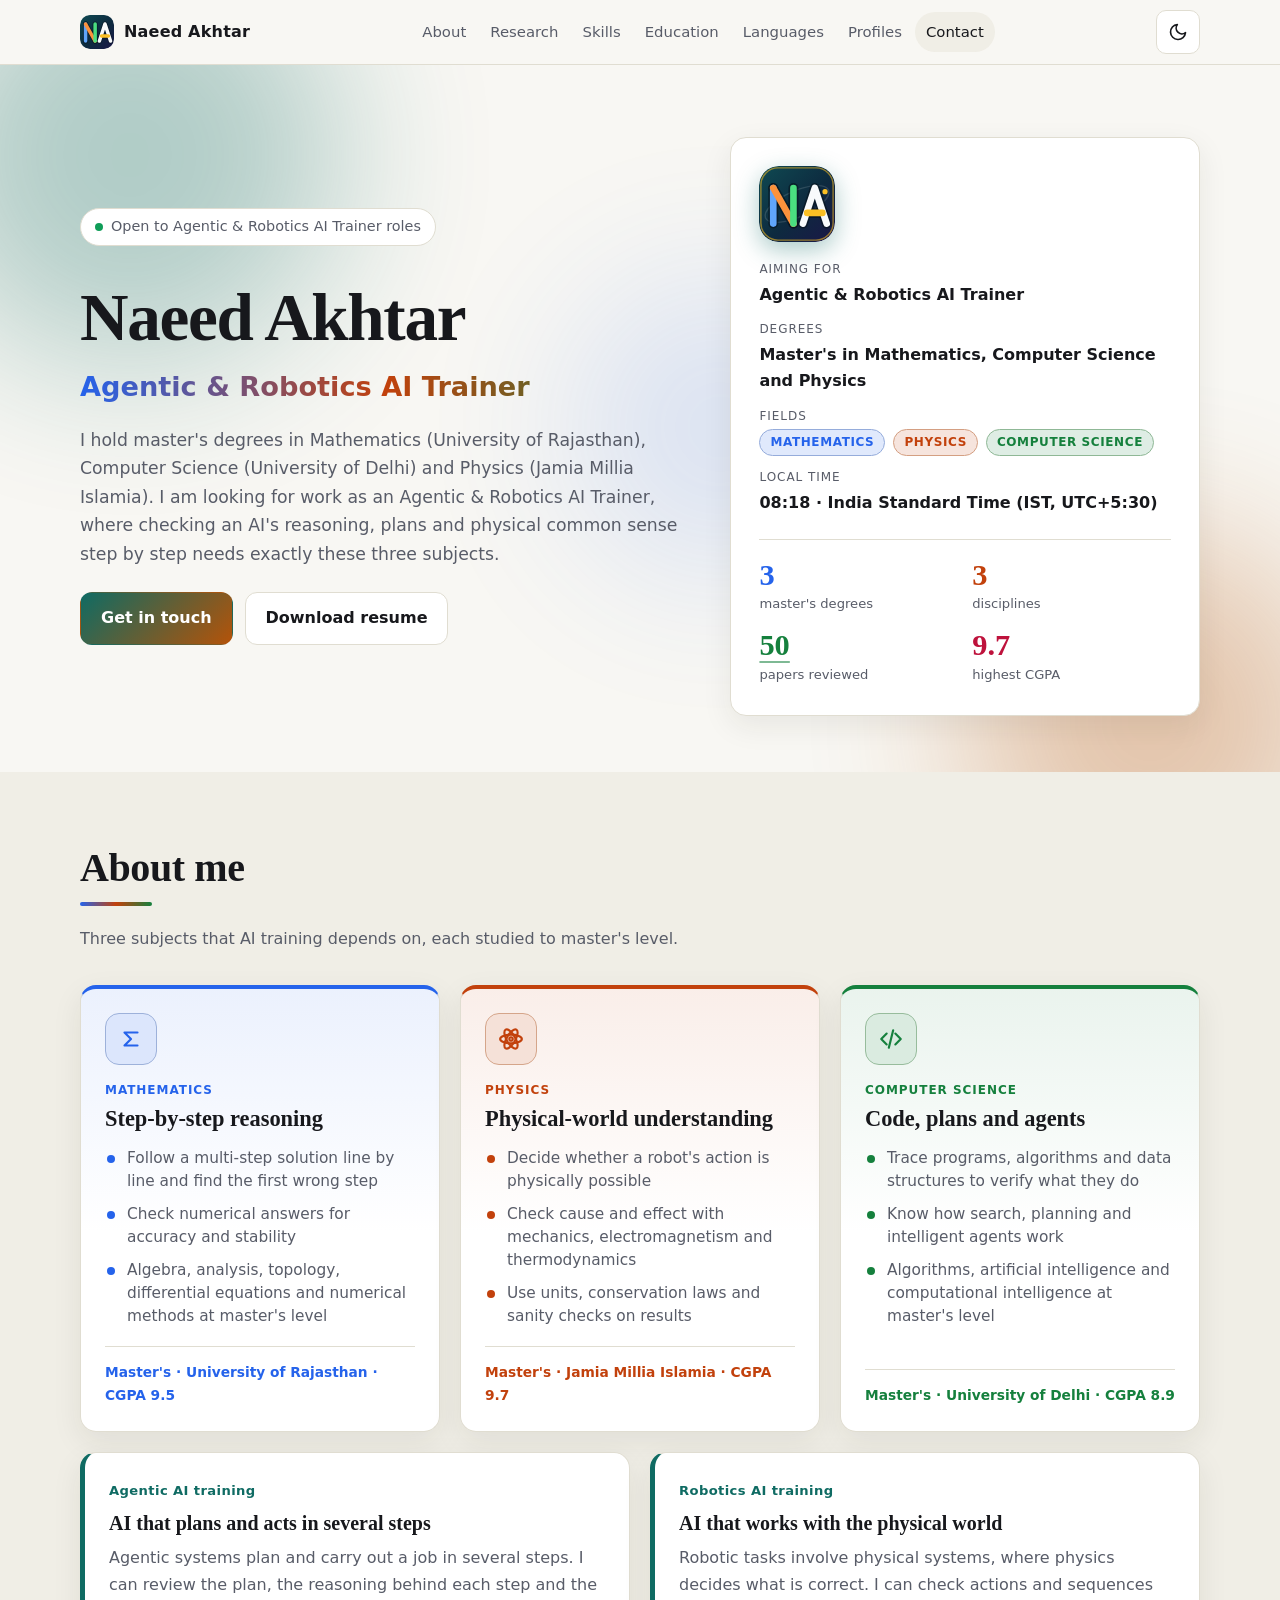
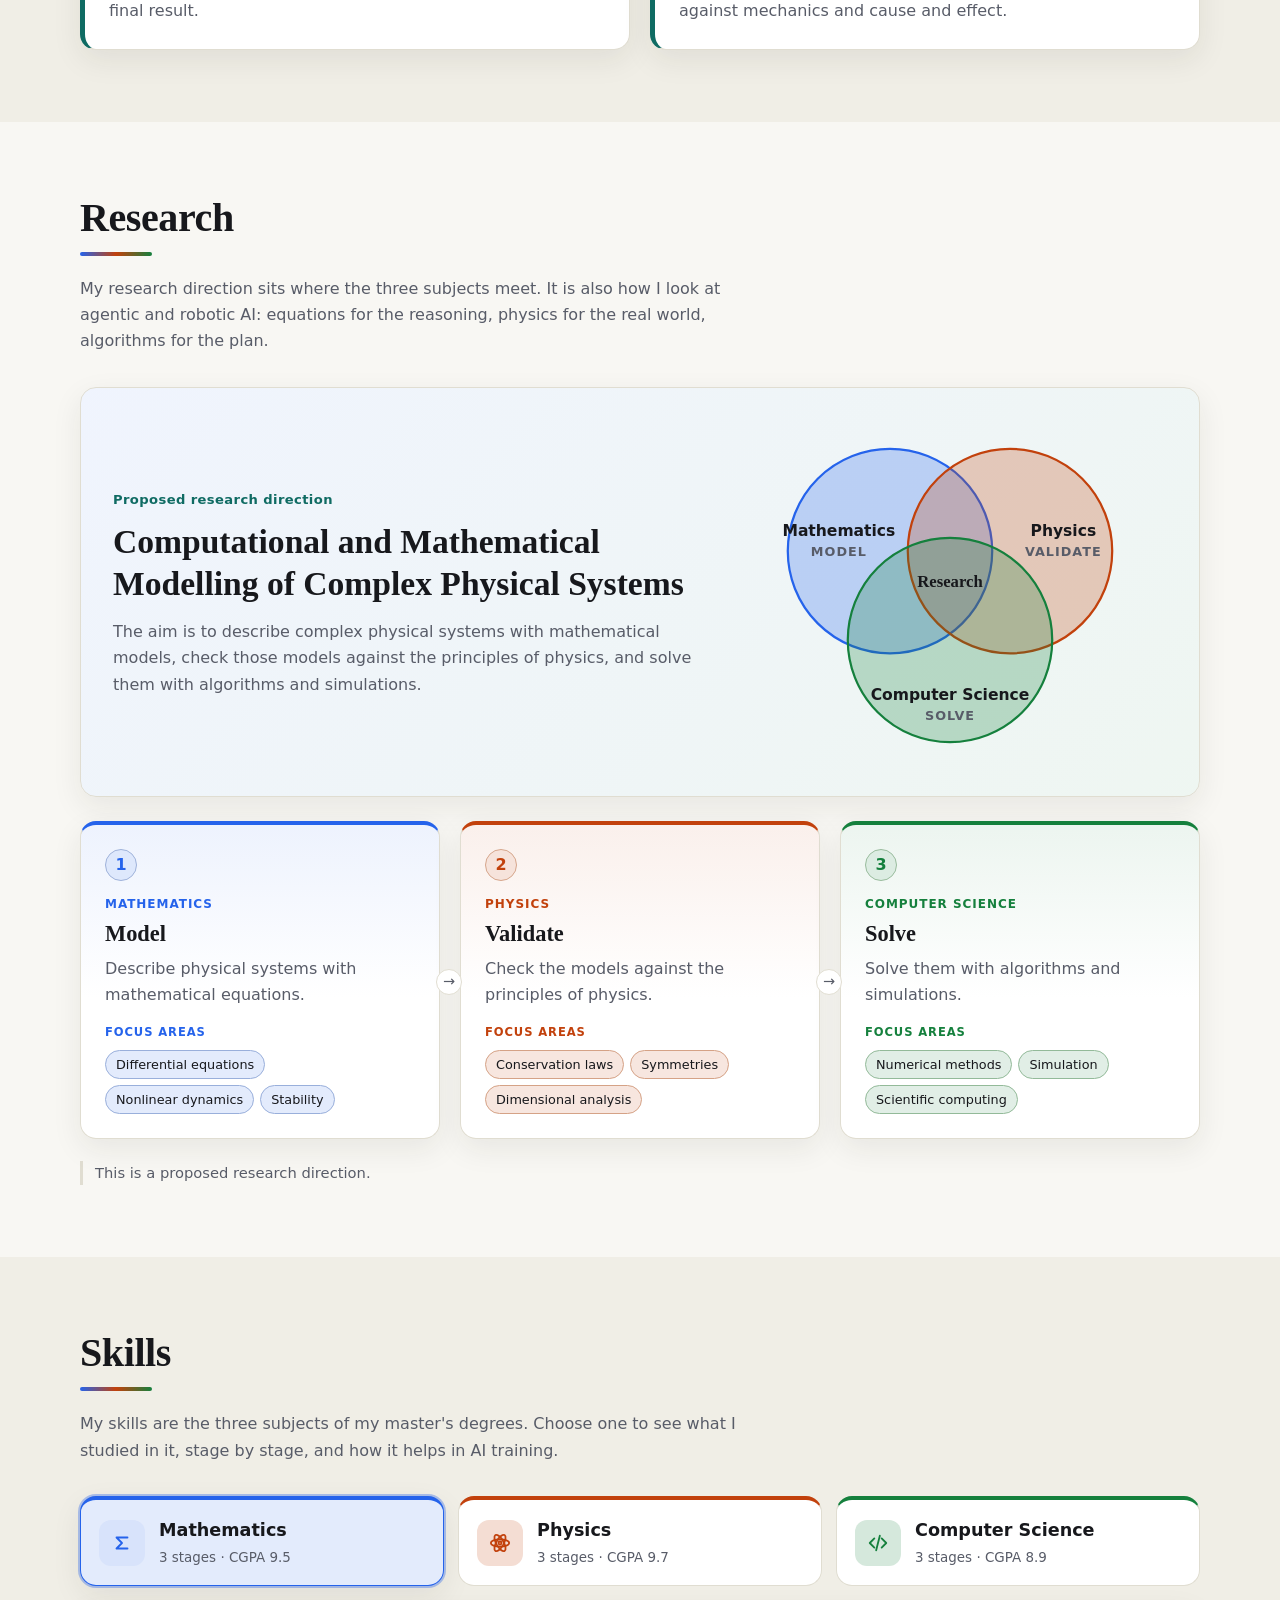
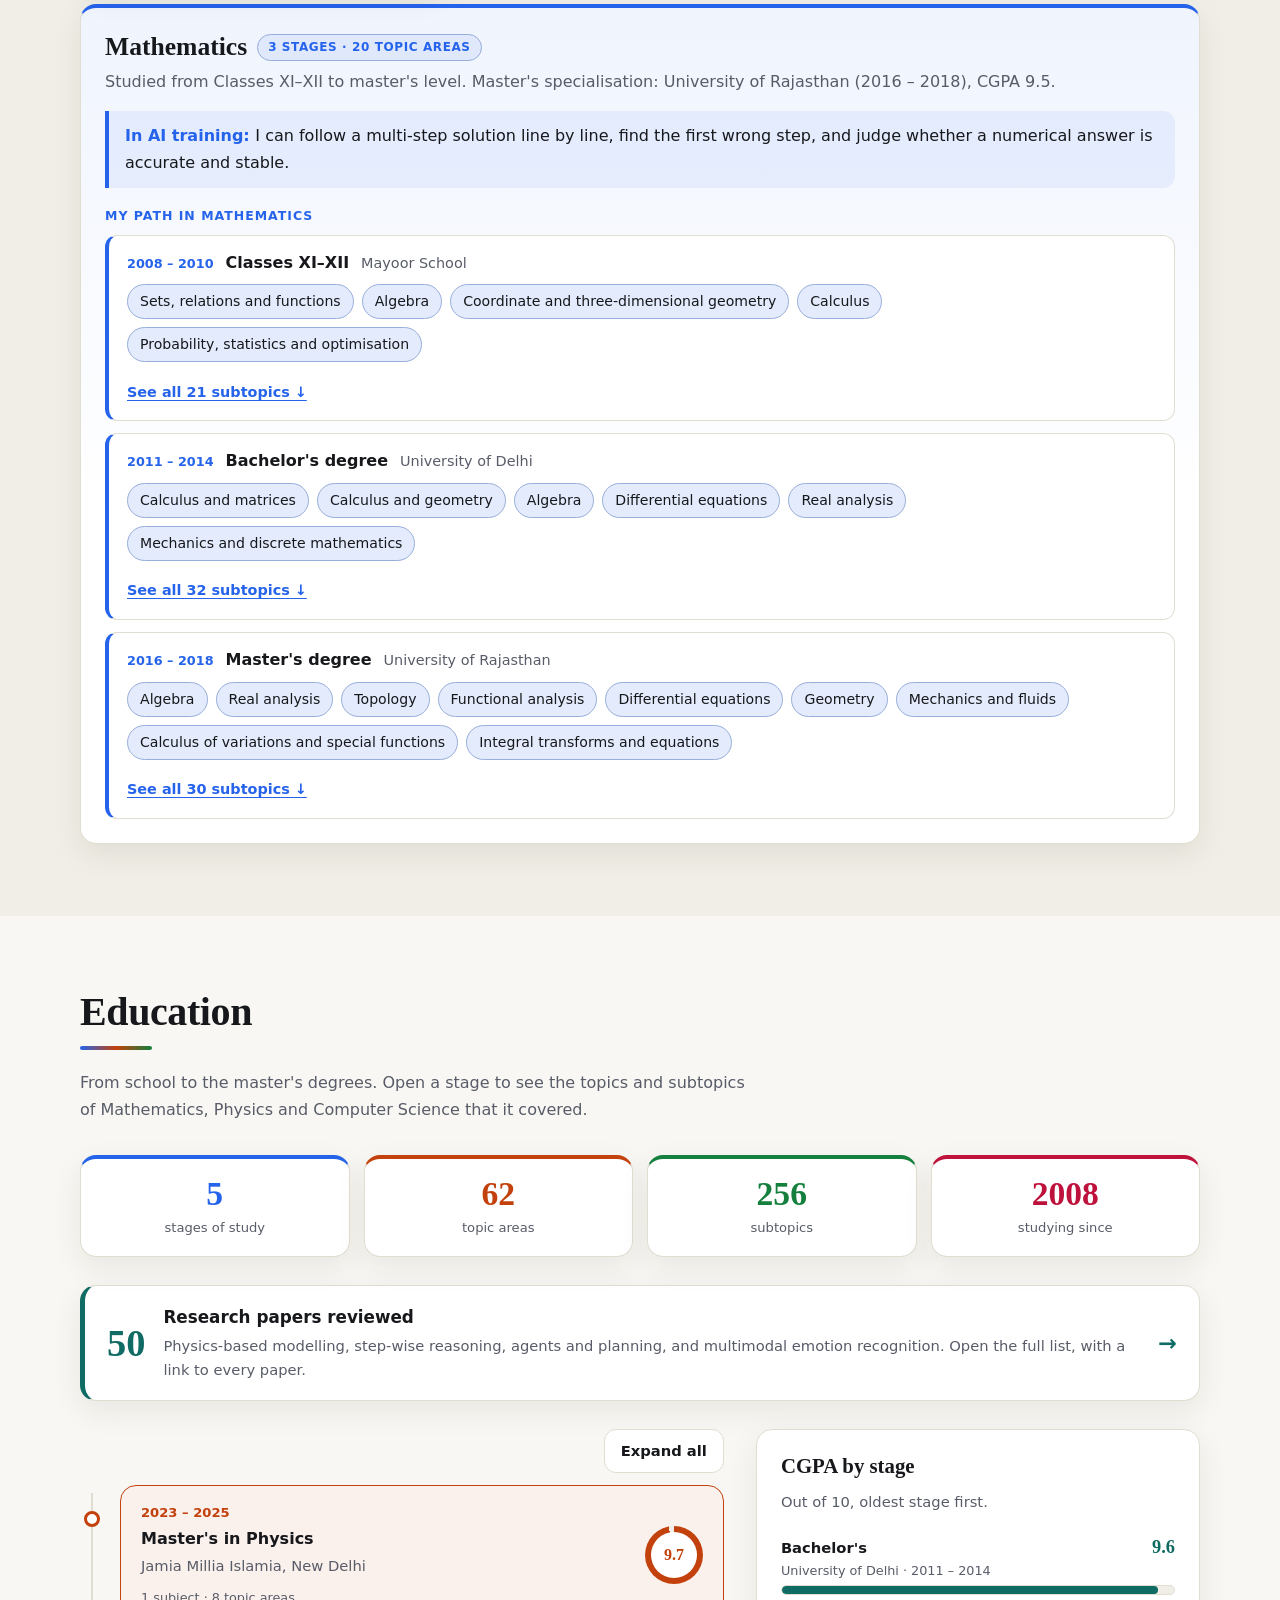
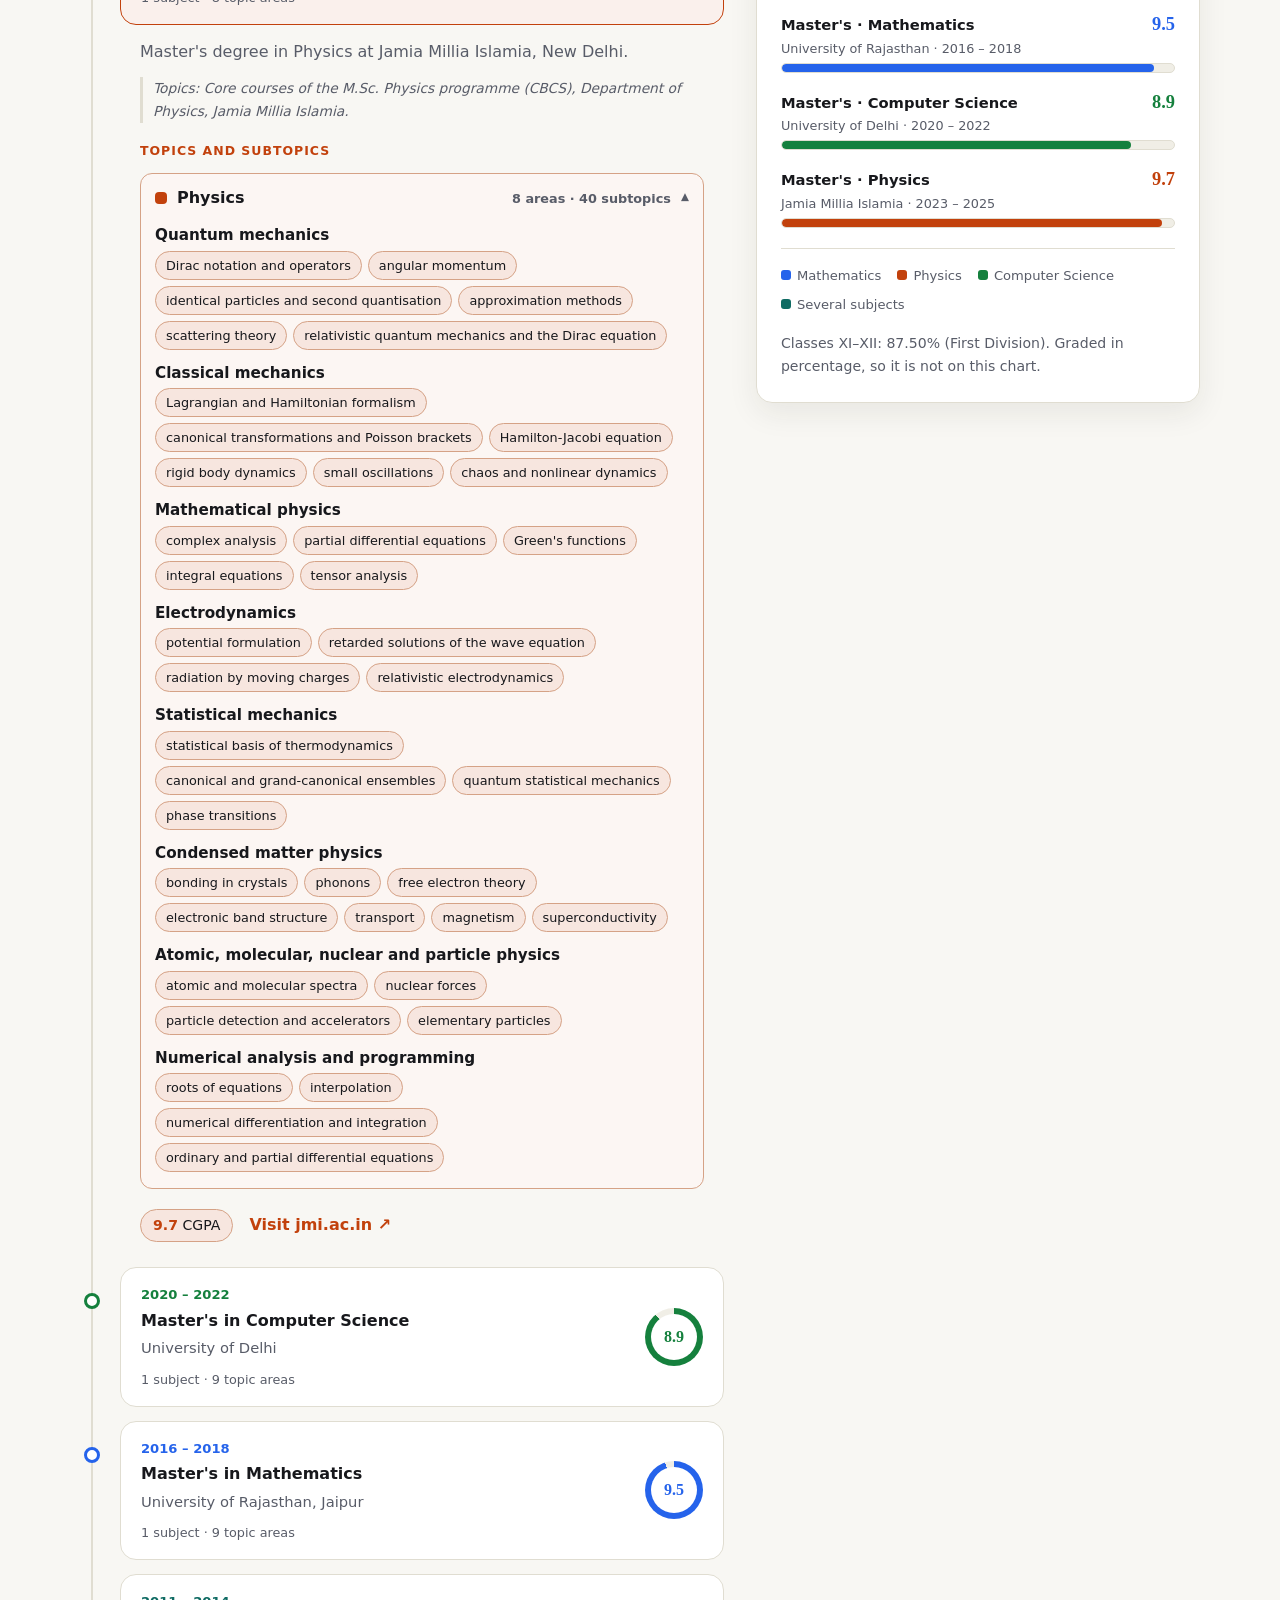
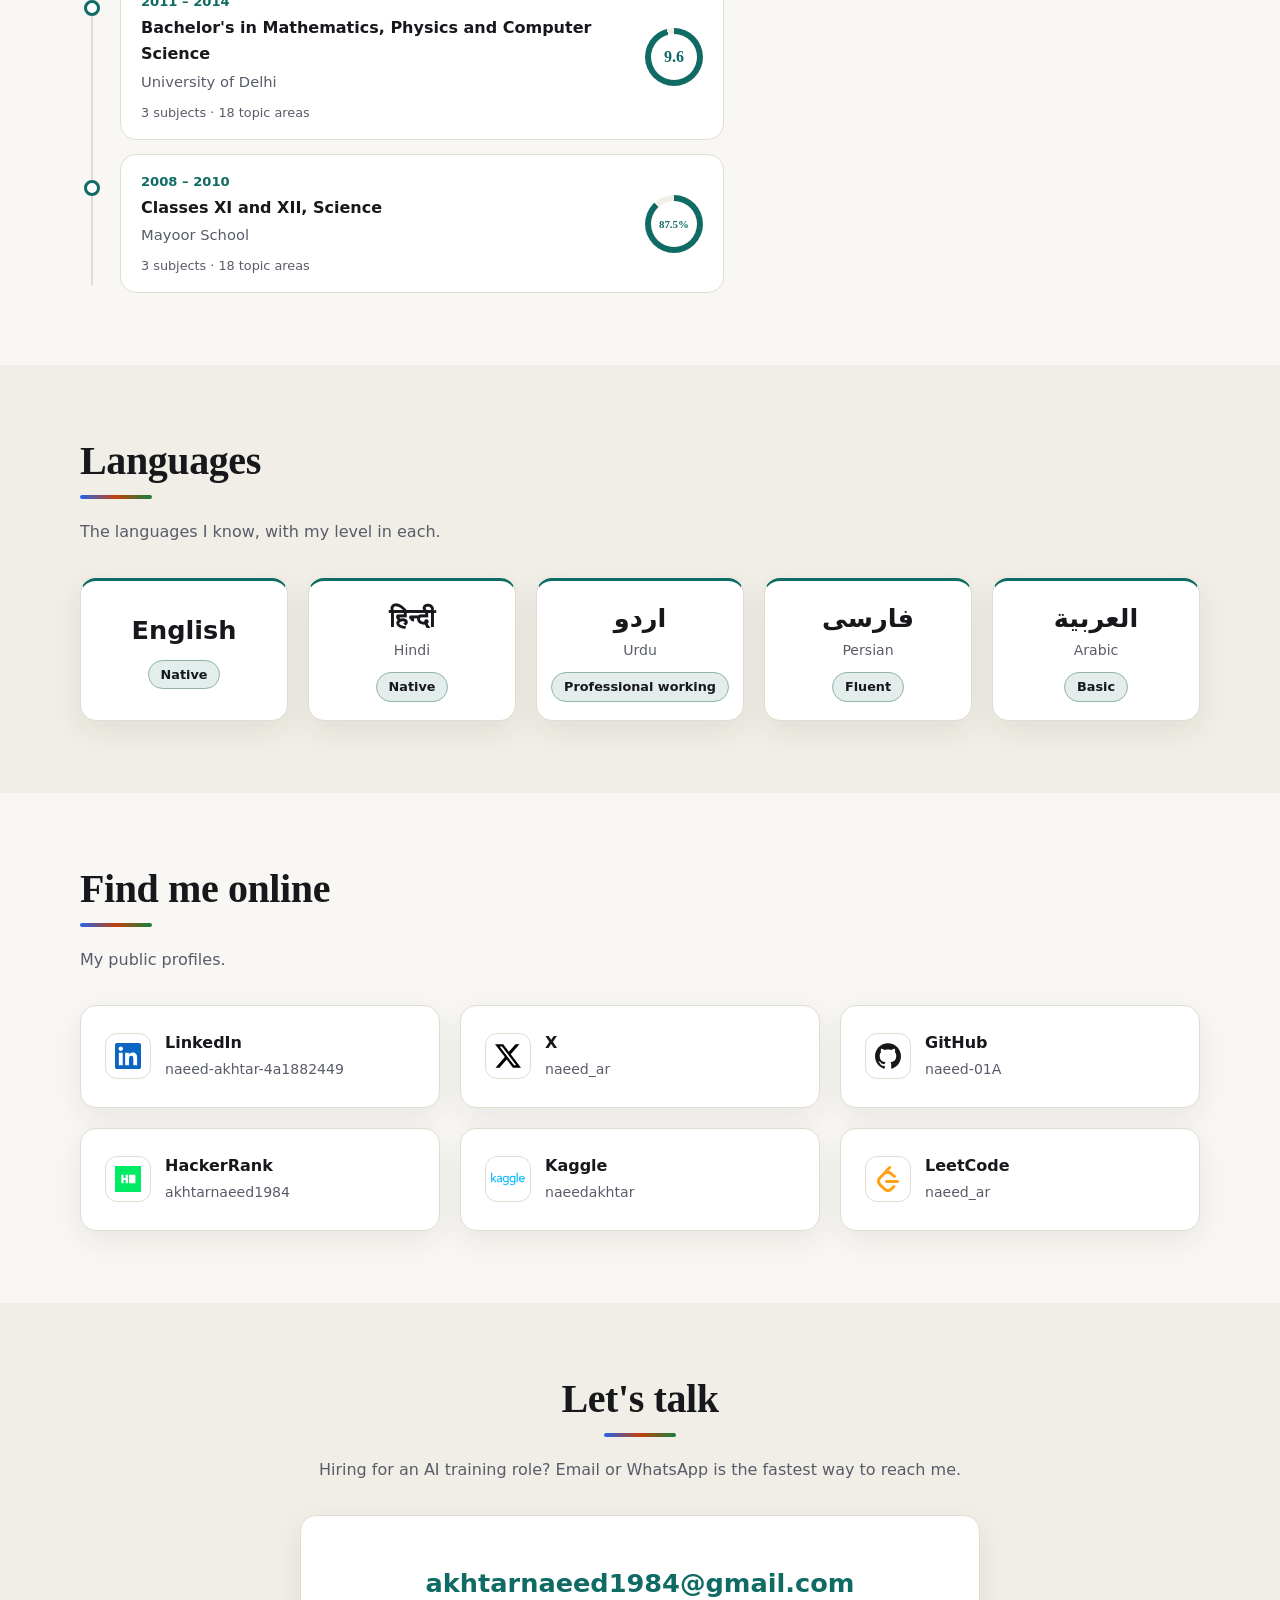
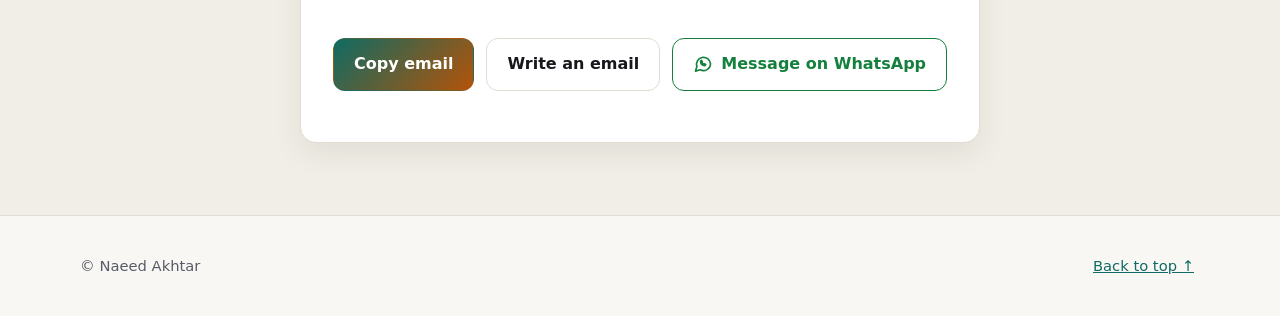
<file: index.html>
<!doctype html>
<html lang="en" dir="ltr">
<head>
  <meta charset="utf-8">
  <meta name="viewport" content="width=device-width, initial-scale=1">
  <title>Naeed Akhtar | Agentic &amp; Robotics AI Trainer</title>
  <meta name="description" content="Naeed Akhtar, with master's degrees in Mathematics, Physics and Computer Science from Jamia Millia Islamia, the University of Delhi and the University of Rajasthan. Open to Agentic and Robotics AI Trainer roles.">
  <meta name="author" content="Naeed Akhtar">
  <meta name="theme-color" content="#f8f7f3">
  <meta property="og:type" content="website">
  <meta property="og:title" content="Naeed Akhtar | Agentic &amp; Robotics AI Trainer">
  <meta property="og:description" content="Master's degrees in Mathematics, Physics and Computer Science. Open to Agentic and Robotics AI Trainer roles.">
  <meta property="og:site_name" content="Naeed Akhtar">
  <meta property="og:locale" content="en_IN">
  <meta property="og:url" content="https://portfolio.naeed.workers.dev/">
  <meta property="og:image" content="https://portfolio.naeed.workers.dev/assets/og-image.png">
  <meta property="og:image:width" content="1200">
  <meta property="og:image:height" content="630">
  <meta property="og:image:alt" content="Naeed Akhtar, Agentic and Robotics AI Trainer. Master's degrees in Mathematics, Physics and Computer Science.">
  <meta name="twitter:card" content="summary_large_image">
  <meta name="twitter:title" content="Naeed Akhtar | Agentic &amp; Robotics AI Trainer">
  <meta name="twitter:description" content="Master's degrees in Mathematics, Physics and Computer Science. Open to Agentic and Robotics AI Trainer roles.">
  <meta name="twitter:image" content="https://portfolio.naeed.workers.dev/assets/og-image.png">
  <link rel="canonical" href="https://portfolio.naeed.workers.dev/">
  <link rel="icon" href="assets/favicon.svg" type="image/svg+xml">
  <link rel="stylesheet" href="assets/style.css">
  <script type="application/ld+json">
  {
    "@context": "https://schema.org",
    "@type": "Person",
    "name": "Naeed Akhtar",
    "url": "https://portfolio.naeed.workers.dev/",
    "description": "Master's degrees in Mathematics, Physics and Computer Science, open to Agentic and Robotics AI Trainer roles.",
    "email": "mailto:akhtarnaeed1984@gmail.com",
    "alumniOf": [
      { "@type": "CollegeOrUniversity", "name": "Jamia Millia Islamia" },
      { "@type": "CollegeOrUniversity", "name": "University of Delhi" },
      { "@type": "CollegeOrUniversity", "name": "University of Rajasthan" }
    ],
    "knowsAbout": ["Mathematics", "Physics", "Computer Science", "Computational and mathematical modelling of complex physical systems"],
    "knowsLanguage": ["en", "hi", "ur", "fa", "ar"],
    "sameAs": ["https://www.linkedin.com/in/naeed-akhtar-4a1882449/", "https://x.com/naeed_ar", "https://github.com/naeed-01A", "https://www.hackerrank.com/profile/akhtarnaeed1984", "https://www.kaggle.com/naeedakhtar", "https://leetcode.com/u/naeed_ar/"]
  }
  </script>
  <script>document.documentElement.classList.add('js');try{var t=localStorage.getItem('theme');if(t==='light'||t==='dark')document.documentElement.setAttribute('data-theme',t);}catch(e){}</script>
</head>
<body>
  <a class="skip" href="#main">Skip to content</a>

  <header class="site-header">
    <div class="wrap bar">
      <a class="brand" href="#top" aria-label="Naeed Akhtar, home">
        <img src="assets/logo-small.svg" alt="" width="34" height="34">
        <span>Naeed Akhtar</span>
      </a>
      <nav id="nav" class="nav" aria-label="Primary">
        <a href="#about">About</a>
        <a href="#research">Research</a>
        <a href="#skills">Skills</a>
        <a href="#education">Education</a>
        <a href="#languages">Languages</a>
        <a href="#profiles">Profiles</a>
        <a href="#contact">Contact</a>
      </nav>
      <div class="controls">
        <button id="theme" class="icon-btn" type="button" aria-label="Toggle light and dark theme">
          <svg class="theme-moon" viewBox="0 0 24 24" width="20" height="20" fill="none" stroke="currentColor" stroke-width="2" stroke-linecap="round" stroke-linejoin="round" aria-hidden="true"><path d="M21 12.8A9 9 0 1 1 11.2 3a7 7 0 0 0 9.8 9.8z"/></svg>
          <svg class="theme-sun" viewBox="0 0 24 24" width="20" height="20" fill="none" stroke="currentColor" stroke-width="2" stroke-linecap="round" stroke-linejoin="round" aria-hidden="true"><circle cx="12" cy="12" r="4"/><path d="M12 2v2M12 20v2M4.9 4.9l1.4 1.4M17.7 17.7l1.4 1.4M2 12h2M20 12h2M4.9 19.1l1.4-1.4M17.7 6.3l1.4-1.4"/></svg>
        </button>
        <button id="menu" class="icon-btn menu-btn" type="button" aria-label="Open menu" aria-expanded="false" aria-controls="nav">
          <svg viewBox="0 0 24 24" width="22" height="22" fill="none" stroke="currentColor" stroke-width="2" stroke-linecap="round" aria-hidden="true"><path d="M4 7h16M4 12h16M4 17h16"/></svg>
        </button>
      </div>
    </div>
  </header>

  <main id="main">
    <!-- HERO -->
    <section id="top" class="hero">
      <div class="blob b1" aria-hidden="true"></div>
      <div class="blob b2" aria-hidden="true"></div>
      <div class="blob b3" aria-hidden="true"></div>
      <div class="wrap hero-grid">
        <div class="hero-copy">
          <p class="badge"><span class="dot" aria-hidden="true"></span><span>Open to Agentic &amp; Robotics AI Trainer roles</span></p>
          <h1>Naeed Akhtar</h1>
          <p class="role">Agentic &amp; Robotics AI Trainer</p>
          <p class="lede">I hold master's degrees in Mathematics (University of Rajasthan), Computer Science (University of Delhi) and Physics (Jamia Millia Islamia). I am looking for work as an Agentic &amp; Robotics AI Trainer, where checking an AI's reasoning, plans and physical common sense step by step needs exactly these three subjects.</p>
          <div class="cta">
            <a class="btn primary" href="#contact">Get in touch</a>
            <a class="btn" href="assets/Naeed_Akhtar_Resume.pdf" download>Download resume</a>
          </div>
        </div>
        <aside class="glance card" aria-label="At a glance">
          <img class="avatar" src="assets/logo.svg" alt="NA monogram logo" width="76" height="76">
          <dl class="facts">
            <div><dt>Aiming for</dt><dd>Agentic &amp; Robotics AI Trainer</dd></div>
            <div><dt>Degrees</dt><dd>Master's in Mathematics, Computer Science and Physics</dd></div>
            <div><dt>Fields</dt><dd class="strengths"><span class="pill" data-k="1">Mathematics</span><span class="pill" data-k="2">Physics</span><span class="pill" data-k="3">Computer Science</span></dd></div>
            <div><dt>Local time</dt><dd id="clock">India Standard Time (IST, UTC+5:30)</dd></div>
          </dl>
          <div class="stats">
            <div data-k="1"><b data-stat="masters" data-count="3">3</b><span>master's degrees</span></div>
            <div data-k="2"><b data-stat="fields" data-count="3">3</b><span>disciplines</span></div>
            <div data-k="3"><a class="stat-link" href="papers.html" aria-label="50 research papers reviewed. Open the full list" title="Open the list of research papers reviewed"><b data-stat="papers" data-count="50">50</b></a><span>papers reviewed</span></div>
            <div data-k="4"><b data-stat="best" data-count="9.7" data-dec="1">9.7</b><span>highest CGPA</span></div>
          </div>
        </aside>
      </div>
    </section>

    <!-- ABOUT -->
    <section id="about" class="section alt">
      <div class="wrap">
        <h2>About me</h2>
        <p class="section-lead">Three subjects that AI training depends on, each studied to master's level.</p>
        <div class="pillars">
          <article class="card pillar reveal" data-k="1">
            <span class="pillar-icon" aria-hidden="true"><svg viewBox="0 0 24 24" width="26" height="26" fill="none" stroke="currentColor" stroke-width="2" stroke-linecap="round" stroke-linejoin="round"><path d="M18 6H6l6 6-6 6h12"/></svg></span>
            <p class="pill-tag">Mathematics</p>
            <h3>Step-by-step reasoning</h3>
            <ul>
              <li>Follow a multi-step solution line by line and find the first wrong step</li>
              <li>Check numerical answers for accuracy and stability</li>
              <li>Algebra, analysis, topology, differential equations and numerical methods at master's level</li>
            </ul>
            <p class="pillar-foot" data-spec="math"></p>
          </article>
          <article class="card pillar reveal" data-k="2">
            <span class="pillar-icon" aria-hidden="true"><svg viewBox="0 0 24 24" width="26" height="26" fill="none" stroke="currentColor" stroke-width="2" stroke-linecap="round" stroke-linejoin="round"><circle cx="12" cy="12" r="1.6"/><ellipse cx="12" cy="12" rx="10" ry="4"/><ellipse cx="12" cy="12" rx="10" ry="4" transform="rotate(60 12 12)"/><ellipse cx="12" cy="12" rx="10" ry="4" transform="rotate(120 12 12)"/></svg></span>
            <p class="pill-tag">Physics</p>
            <h3>Physical-world understanding</h3>
            <ul>
              <li>Decide whether a robot's action is physically possible</li>
              <li>Check cause and effect with mechanics, electromagnetism and thermodynamics</li>
              <li>Use units, conservation laws and sanity checks on results</li>
            </ul>
            <p class="pillar-foot" data-spec="phys"></p>
          </article>
          <article class="card pillar reveal" data-k="3">
            <span class="pillar-icon" aria-hidden="true"><svg viewBox="0 0 24 24" width="26" height="26" fill="none" stroke="currentColor" stroke-width="2" stroke-linecap="round" stroke-linejoin="round"><path d="M8 7l-5 5 5 5M16 7l5 5-5 5M14 4l-4 16"/></svg></span>
            <p class="pill-tag">Computer Science</p>
            <h3>Code, plans and agents</h3>
            <ul>
              <li>Trace programs, algorithms and data structures to verify what they do</li>
              <li>Know how search, planning and intelligent agents work</li>
              <li>Algorithms, artificial intelligence and computational intelligence at master's level</li>
            </ul>
            <p class="pillar-foot" data-spec="cs"></p>
          </article>
        </div>
        <div class="roles">
          <article class="card role-card reveal">
            <p class="tag">Agentic AI training</p>
            <h3>AI that plans and acts in several steps</h3>
            <p>Agentic systems plan and carry out a job in several steps. I can review the plan, the reasoning behind each step and the final result.</p>
          </article>
          <article class="card role-card reveal">
            <p class="tag">Robotics AI training</p>
            <h3>AI that works with the physical world</h3>
            <p>Robotic tasks involve physical systems, where physics decides what is correct. I can check actions and sequences against mechanics and cause and effect.</p>
          </article>
        </div>
      </div>
    </section>

    <!-- RESEARCH -->
    <section id="research" class="section">
      <div class="wrap">
        <h2>Research</h2>
        <p class="section-lead">My research direction sits where the three subjects meet. It is also how I look at agentic and robotic AI: equations for the reasoning, physics for the real world, algorithms for the plan.</p>
        <div class="card research-hero reveal">
          <div class="research-copy">
            <p class="tag">Proposed research direction</p>
            <h3 class="research-title">Computational and Mathematical Modelling of Complex Physical Systems</h3>
            <p>The aim is to describe complex physical systems with mathematical models, check those models against the principles of physics, and solve them with algorithms and simulations.</p>
          </div>
          <figure class="venn">
            <svg viewBox="0 0 360 310" role="img" aria-labelledby="venn-title venn-desc">
              <title id="venn-title">Where my three subjects meet</title>
              <desc id="venn-desc">Three overlapping circles for Mathematics, Physics and Computer Science. Their overlap is the research direction.</desc>
              <circle class="v1" cx="126" cy="118" r="92"/>
              <circle class="v2" cx="234" cy="118" r="92"/>
              <circle class="v3" cx="180" cy="198" r="92"/>
              <text x="80" y="104"><tspan class="vn" x="80">Mathematics</tspan><tspan class="vt" x="80" dy="18">model</tspan></text>
              <text x="282" y="104"><tspan class="vn" x="282">Physics</tspan><tspan class="vt" x="282" dy="18">validate</tspan></text>
              <text x="180" y="252"><tspan class="vn" x="180">Computer Science</tspan><tspan class="vt" x="180" dy="18">solve</tspan></text>
              <text class="vc" x="180" y="150">Research</text>
            </svg>
          </figure>
        </div>
        <ol class="steps">
          <li class="card step reveal" data-k="1">
            <p class="pill-tag">Mathematics</p>
            <h4>Model</h4>
            <p>Describe physical systems with mathematical equations.</p>
            <span class="focus-label">Focus areas</span>
            <ul class="chips mini"><li>Differential equations</li><li>Nonlinear dynamics</li><li>Stability</li></ul>
          </li>
          <li class="card step reveal" data-k="2">
            <p class="pill-tag">Physics</p>
            <h4>Validate</h4>
            <p>Check the models against the principles of physics.</p>
            <span class="focus-label">Focus areas</span>
            <ul class="chips mini"><li>Conservation laws</li><li>Symmetries</li><li>Dimensional analysis</li></ul>
          </li>
          <li class="card step reveal" data-k="3">
            <p class="pill-tag">Computer Science</p>
            <h4>Solve</h4>
            <p>Solve them with algorithms and simulations.</p>
            <span class="focus-label">Focus areas</span>
            <ul class="chips mini"><li>Numerical methods</li><li>Simulation</li><li>Scientific computing</li></ul>
          </li>
        </ol>
        <p class="research-note">This is a proposed research direction.</p>
      </div>
    </section>

    <!-- SKILLS -->
    <section id="skills" class="section alt">
      <div class="wrap">
        <h2>Skills</h2>
        <p class="section-lead">My skills are the three subjects of my master's degrees. Choose one to see what I studied in it, stage by stage, and how it helps in AI training.</p>
        <noscript><p class="noscript-note">The skill tabs need JavaScript. My education is summarised in the hero above, and email and WhatsApp work without it.</p></noscript>
        <div class="skill-tabs" role="tablist" aria-label="Skills" id="tabs"></div>
        <div id="tabpanel" class="card panel" role="tabpanel" tabindex="0" aria-live="polite"></div>
      </div>
    </section>

    <!-- EDUCATION -->
    <section id="education" class="section">
      <div class="wrap">
        <h2>Education</h2>
        <p class="section-lead">From school to the master's degrees. Open a stage to see the topics and subtopics of Mathematics, Physics and Computer Science that it covered.</p>
        <div class="edu-stats" id="edu-stats"></div>
        <a class="card edu-papers" href="papers.html">
          <span class="edu-papers-num" data-papers-count>50</span>
          <span class="edu-papers-text"><b>Research papers reviewed</b><span>Physics-based modelling, step-wise reasoning, agents and planning, and multimodal emotion recognition. Open the full list, with a link to every paper.</span></span>
          <span class="edu-papers-go" aria-hidden="true">→</span>
        </a>
        <div class="edu-grid">
          <div class="edu-main">
            <div class="edu-tools"><button id="expand-all" class="btn small" type="button" aria-pressed="false">Expand all</button></div>
            <ol class="timeline" id="timeline"></ol>
          </div>
          <aside class="card chart-card reveal" id="chart-card" aria-label="CGPA by stage"></aside>
        </div>
      </div>
    </section>

    <!-- LANGUAGES -->
    <section id="languages" class="section alt">
      <div class="wrap">
        <h2>Languages</h2>
        <p class="section-lead">The languages I know, with my level in each.</p>
        <ul class="grid langs">
          <li class="card lang reveal"><span class="lang-native" lang="en">English</span><span class="lang-level">Native</span></li>
          <li class="card lang reveal"><span class="lang-native" lang="hi">हिन्दी</span><span class="lang-name">Hindi</span><span class="lang-level">Native</span></li>
          <li class="card lang reveal"><span class="lang-native" lang="ur" dir="rtl">اردو</span><span class="lang-name">Urdu</span><span class="lang-level">Professional working</span></li>
          <li class="card lang reveal"><span class="lang-native" lang="fa" dir="rtl">فارسی</span><span class="lang-name">Persian</span><span class="lang-level">Fluent</span></li>
          <li class="card lang reveal"><span class="lang-native" lang="ar" dir="rtl">العربية</span><span class="lang-name">Arabic</span><span class="lang-level">Basic</span></li>
        </ul>
      </div>
    </section>

    <!-- PROFILES -->
    <section id="profiles" class="section">
      <div class="wrap">
        <h2>Find me online</h2>
        <p class="section-lead">My public profiles.</p>
        <div class="grid profiles" id="profile-grid"></div>
      </div>
    </section>

    <!-- CONTACT -->
    <section id="contact" class="section alt">
      <div class="wrap contact">
        <h2>Let's talk</h2>
        <p class="section-lead">Hiring for an AI training role? Email or WhatsApp is the fastest way to reach me.</p>
        <div class="contact-box card">
          <a id="email-link" class="email" href="mailto:akhtarnaeed1984@gmail.com">akhtarnaeed1984@gmail.com</a>
          <div class="cta center">
            <button id="copy" class="btn primary" type="button">Copy email</button>
            <a class="btn" href="mailto:akhtarnaeed1984@gmail.com?subject=Hello%20Naeed">Write an email</a>
            <a class="btn wa" href="https://wa.me/919461868601?text=Hello%20Naeed%2C%20I%20found%20your%20website." target="_blank" rel="noopener noreferrer"><svg viewBox="0 0 24 24" width="20" height="20" fill="none" stroke="currentColor" stroke-width="2" stroke-linecap="round" stroke-linejoin="round" aria-hidden="true"><path d="M21 11.5a8.4 8.4 0 0 1-12.4 7.4L3 20.5l1.7-5.4A8.4 8.4 0 1 1 21 11.5z"/><path d="M9 8.8c.3 2.6 2.6 4.9 5.2 5.2l1.1-1.3-2-1-.8.7a3.6 3.6 0 0 1-1.9-1.9l.7-.8-1-2z"/></svg><span>Message on WhatsApp</span></a>
          </div>
          <p id="copy-msg" class="muted" role="status" aria-live="polite"></p>
        </div>
      </div>
    </section>
  </main>

  <footer class="site-footer">
    <div class="wrap">
      <p>© Naeed Akhtar</p>
      <a href="#top">Back to top ↑</a>
    </div>
  </footer>

  <script src="assets/papers-data.js" defer></script>
  <script src="assets/app.js" defer></script>
</body>
</html>
</file>
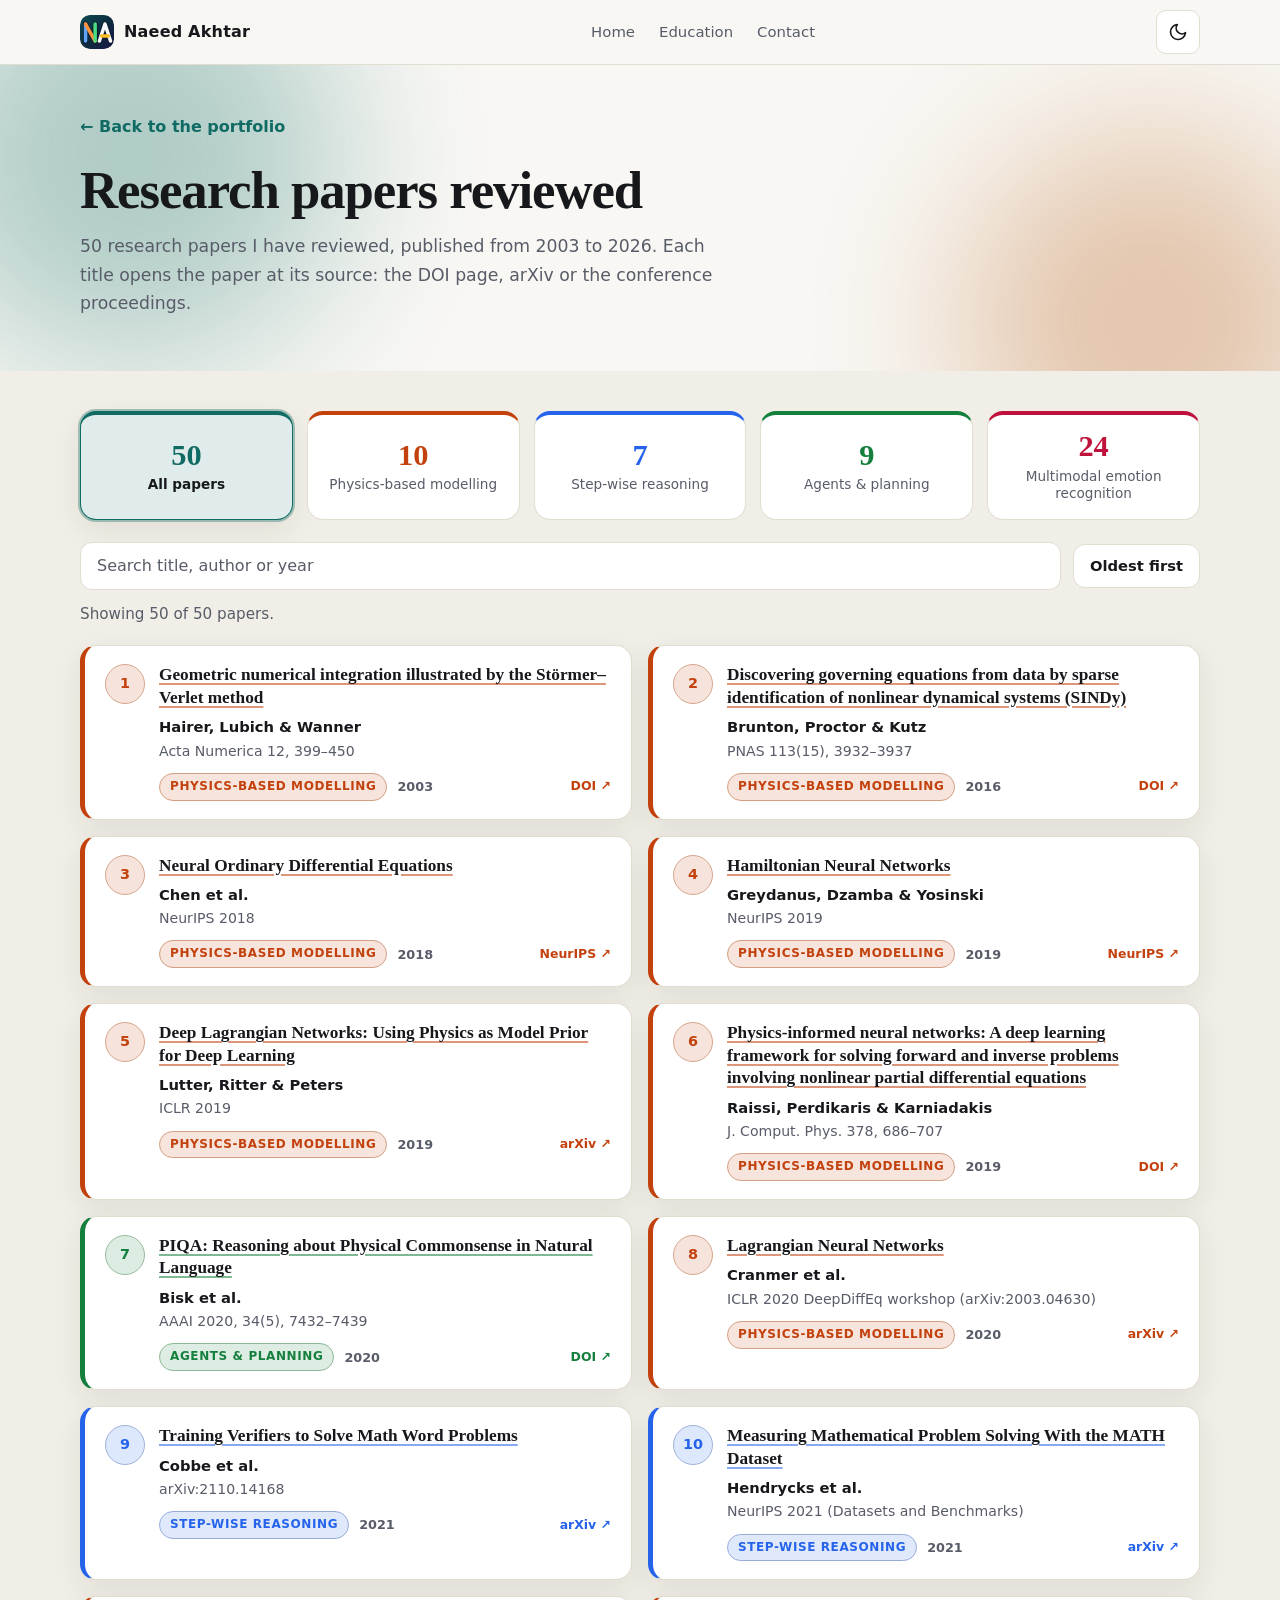
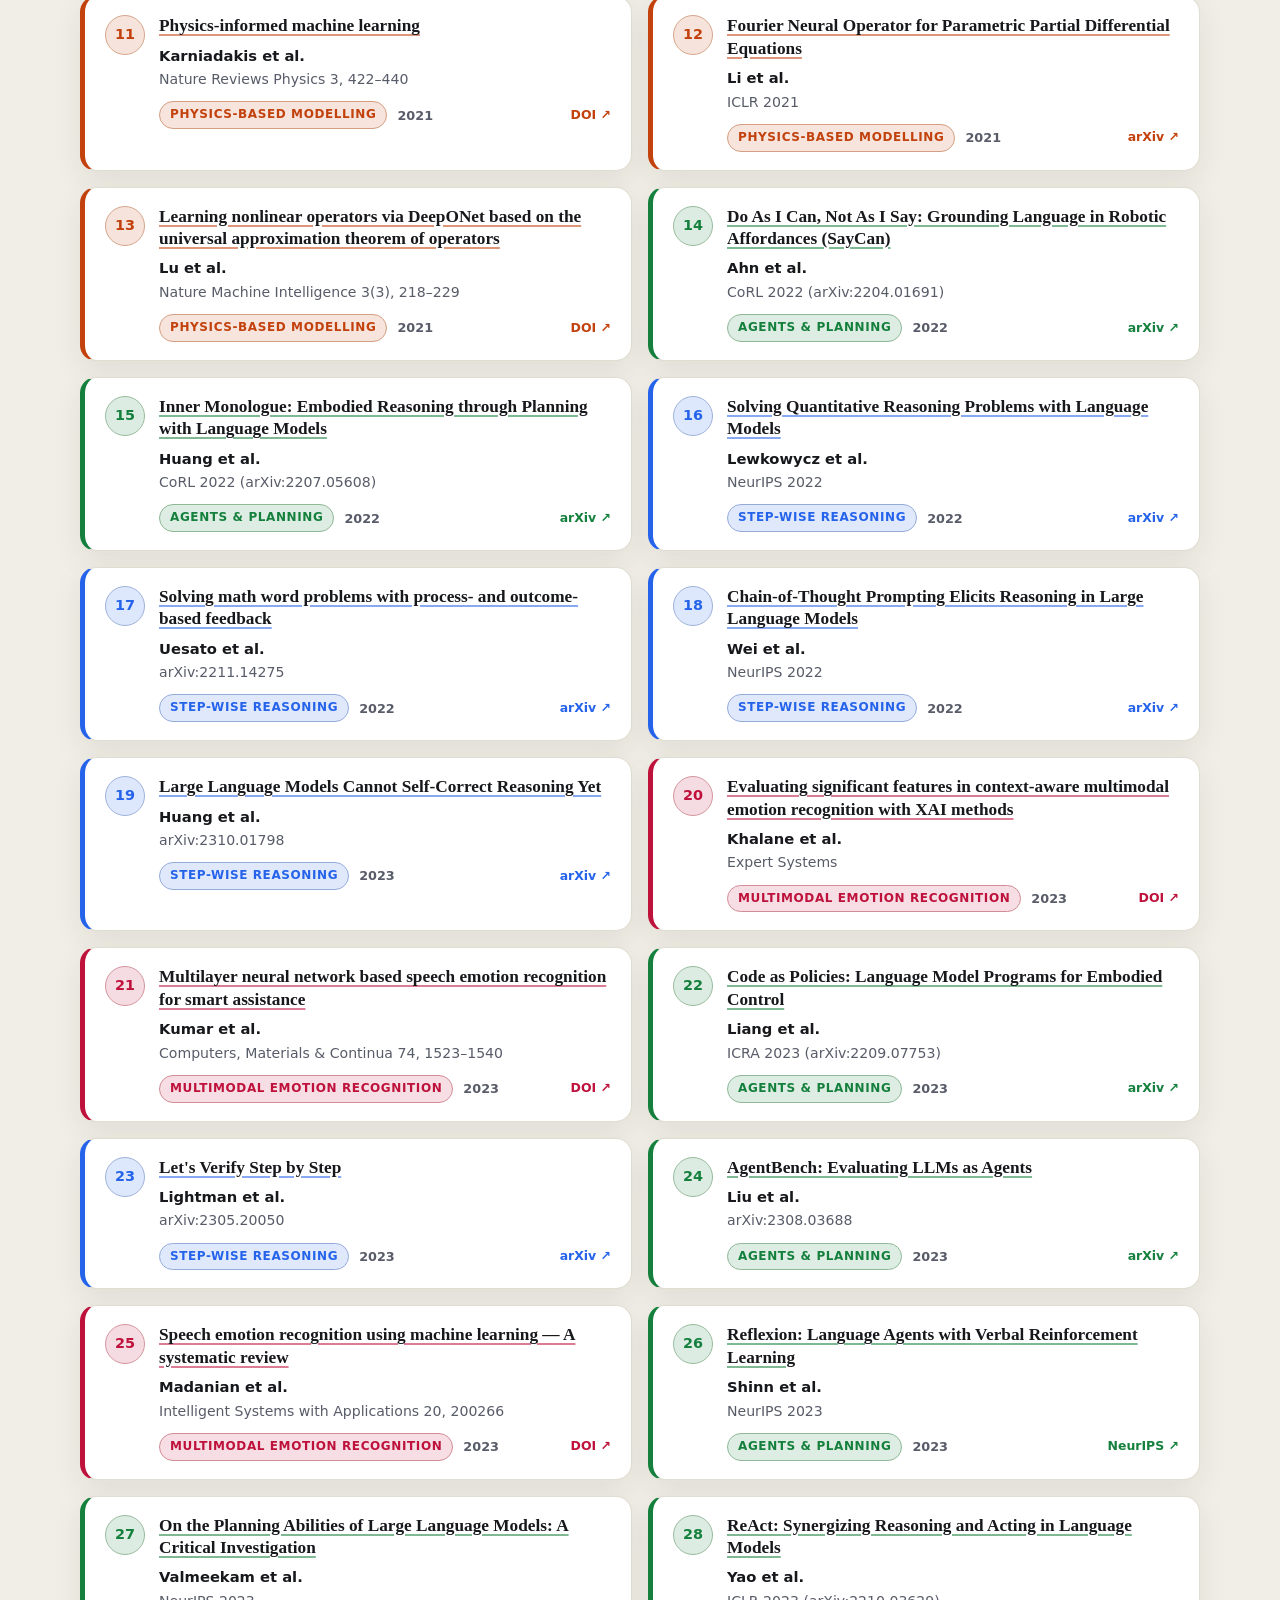
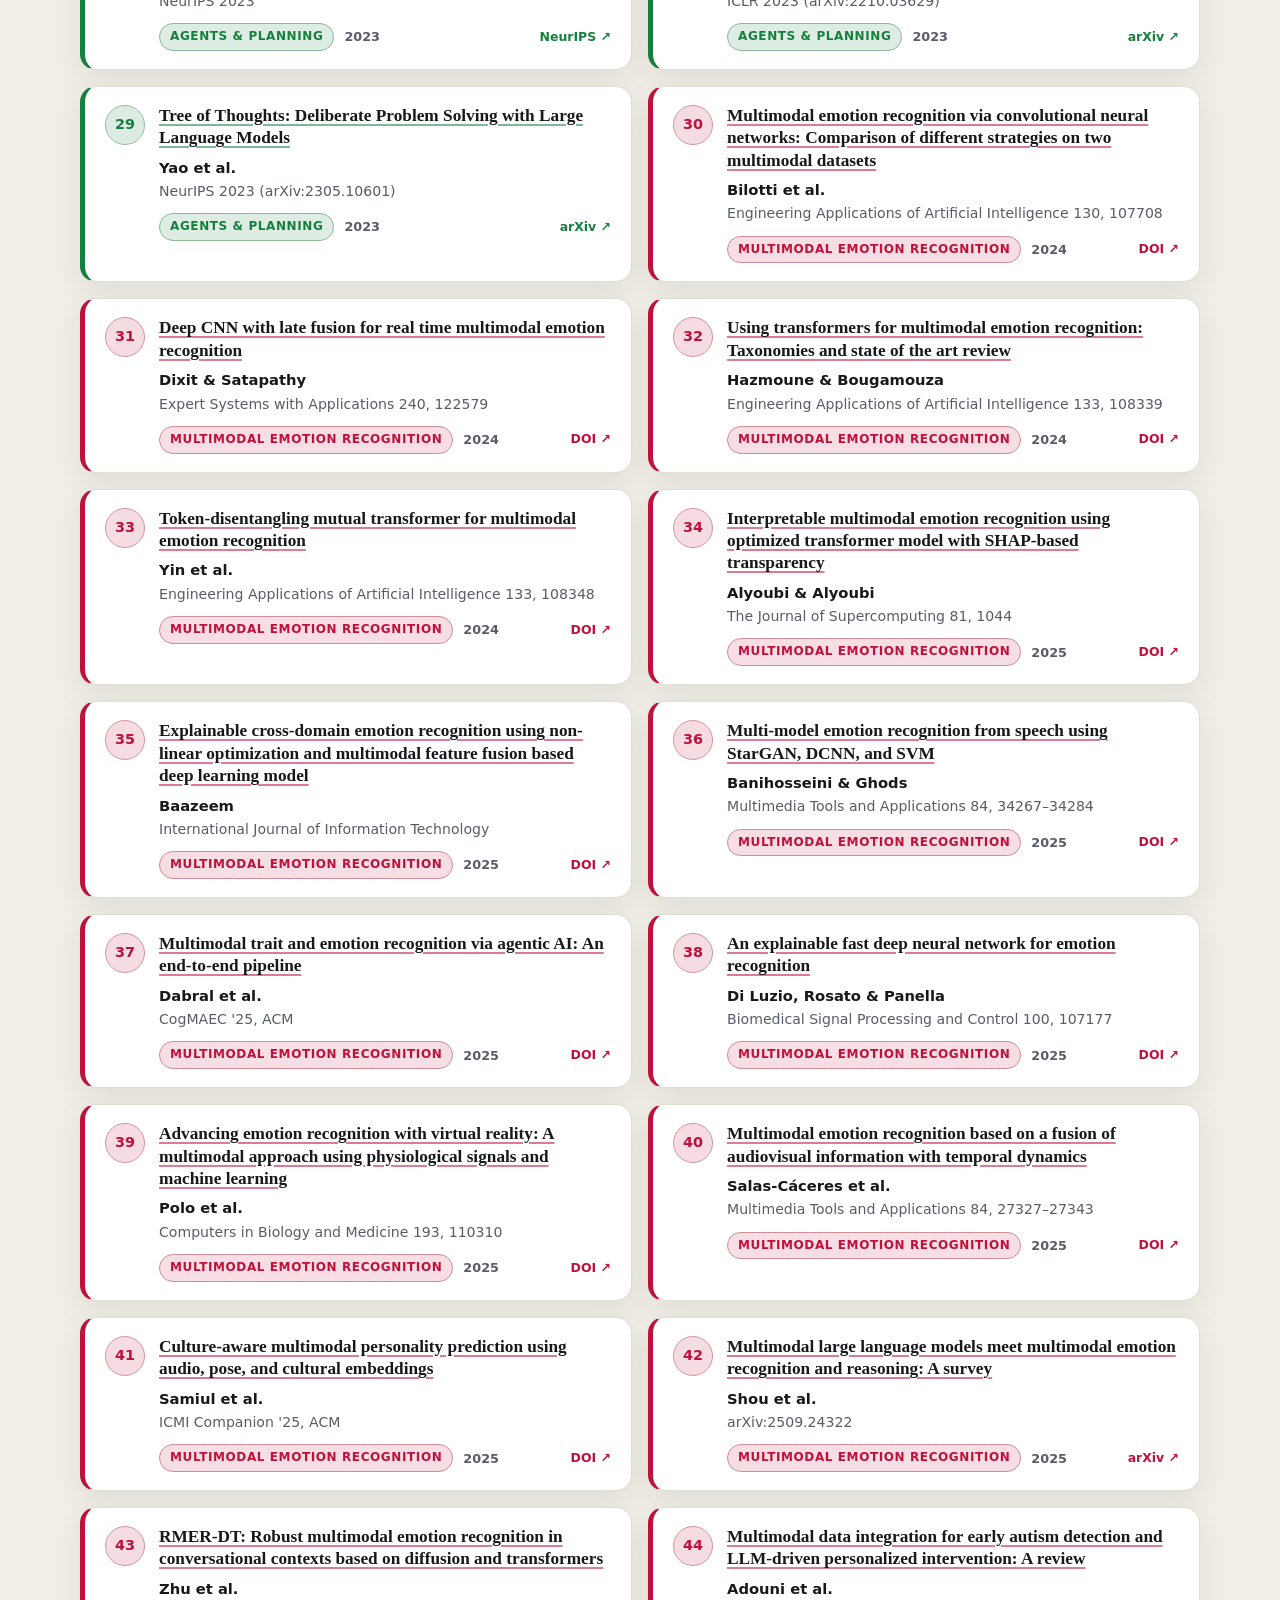
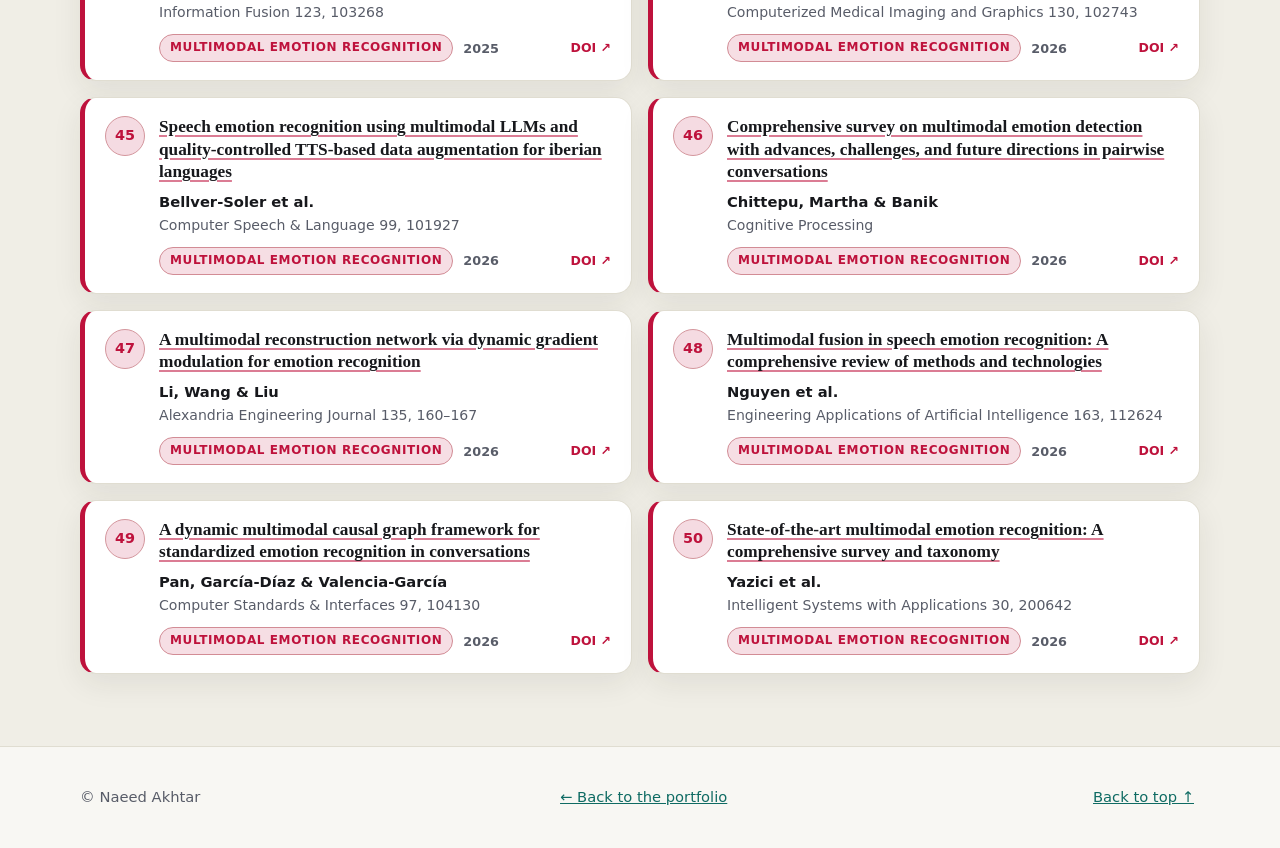
<file: papers.html>
<!doctype html>
<html lang="en" dir="ltr">
<head>
  <meta charset="utf-8">
  <meta name="viewport" content="width=device-width, initial-scale=1">
  <title>Research papers reviewed | Naeed Akhtar</title>
  <meta name="description" content="The 50 research papers reviewed by Naeed Akhtar, grouped by theme: physics-based modelling, step-wise reasoning, agents and planning, and multimodal emotion recognition. Every title links to the paper at its source.">
  <meta name="author" content="Naeed Akhtar">
  <meta name="theme-color" content="#f8f7f3">
  <meta property="og:type" content="website">
  <meta property="og:title" content="Research papers reviewed | Naeed Akhtar">
  <meta property="og:description" content="50 research papers reviewed, grouped by theme, each with a link to the paper at its source.">
  <meta property="og:site_name" content="Naeed Akhtar">
  <meta property="og:locale" content="en_IN">
  <meta property="og:url" content="https://portfolio.naeed.workers.dev/papers">
  <meta property="og:image" content="https://portfolio.naeed.workers.dev/assets/og-image.png">
  <meta property="og:image:width" content="1200">
  <meta property="og:image:height" content="630">
  <meta property="og:image:alt" content="Naeed Akhtar, Agentic and Robotics AI Trainer. Master's degrees in Mathematics, Physics and Computer Science.">
  <meta name="twitter:card" content="summary_large_image">
  <meta name="twitter:title" content="Research papers reviewed | Naeed Akhtar">
  <meta name="twitter:description" content="50 research papers reviewed, grouped by theme, each with a link to the paper at its source.">
  <meta name="twitter:image" content="https://portfolio.naeed.workers.dev/assets/og-image.png">
  <link rel="canonical" href="https://portfolio.naeed.workers.dev/papers">
  <link rel="icon" href="assets/favicon.svg" type="image/svg+xml">
  <link rel="stylesheet" href="assets/style.css">
  <script>document.documentElement.classList.add('js');try{var t=localStorage.getItem('theme');if(t==='light'||t==='dark')document.documentElement.setAttribute('data-theme',t);}catch(e){}</script>
</head>
<body>
  <a class="skip" href="#main">Skip to content</a>

  <header class="site-header">
    <div class="wrap bar">
      <a class="brand" href="index.html" aria-label="Naeed Akhtar, home">
        <img src="assets/logo-small.svg" alt="" width="34" height="34">
        <span>Naeed Akhtar</span>
      </a>
      <nav id="nav" class="nav" aria-label="Primary">
        <a href="index.html">Home</a>
        <a href="index.html#education">Education</a>
        <a href="index.html#contact">Contact</a>
      </nav>
      <div class="controls">
        <button id="theme" class="icon-btn" type="button" aria-label="Toggle light and dark theme">
          <svg class="theme-moon" viewBox="0 0 24 24" width="20" height="20" fill="none" stroke="currentColor" stroke-width="2" stroke-linecap="round" stroke-linejoin="round" aria-hidden="true"><path d="M21 12.8A9 9 0 1 1 11.2 3a7 7 0 0 0 9.8 9.8z"/></svg>
          <svg class="theme-sun" viewBox="0 0 24 24" width="20" height="20" fill="none" stroke="currentColor" stroke-width="2" stroke-linecap="round" stroke-linejoin="round" aria-hidden="true"><circle cx="12" cy="12" r="4"/><path d="M12 2v2M12 20v2M4.9 4.9l1.4 1.4M17.7 17.7l1.4 1.4M2 12h2M20 12h2M4.9 19.1l1.4-1.4M17.7 6.3l1.4-1.4"/></svg>
        </button>
        <button id="menu" class="icon-btn menu-btn" type="button" aria-label="Open menu" aria-expanded="false" aria-controls="nav">
          <svg viewBox="0 0 24 24" width="22" height="22" fill="none" stroke="currentColor" stroke-width="2" stroke-linecap="round" aria-hidden="true"><path d="M4 7h16M4 12h16M4 17h16"/></svg>
        </button>
      </div>
    </div>
  </header>

  <main id="main">
    <section id="top" class="hero papers-hero">
      <div class="blob b1" aria-hidden="true"></div>
      <div class="blob b2" aria-hidden="true"></div>
      <div class="wrap">
        <a class="back-link" href="index.html">← Back to the portfolio</a>
        <h1>Research papers reviewed</h1>
        <p class="lede"><span data-papers-total>50</span> research papers I have reviewed, published from <span data-papers-first>2003</span> to <span data-papers-last>2026</span>. Each title opens the paper at its source: the DOI page, arXiv or the conference proceedings.</p>
      </div>
    </section>

    <section class="section alt papers-section" aria-label="List of papers">
      <div class="wrap">
        <h2 class="visually-hidden">All papers</h2>
        <noscript><p class="noscript-note">The list of papers needs JavaScript. The portfolio's other pages work without it.</p></noscript>
        <div id="paper-filters" class="paper-filters" role="group" aria-label="Filter by theme"></div>
        <div class="paper-tools">
          <label class="paper-search">
            <span class="visually-hidden">Search the papers</span>
            <input id="paper-search" type="search" placeholder="Search title, author or year" autocomplete="off" spellcheck="false">
          </label>
          <button id="paper-sort" class="btn small" type="button" aria-label="Sort order: oldest first. Press to reverse.">Oldest first</button>
        </div>
        <p id="paper-status" class="muted" role="status" aria-live="polite"></p>
        <ol id="paper-list" class="paper-list"></ol>
        <p id="paper-empty" class="paper-empty card" hidden>No paper matches this search. Clear the search or choose another theme.</p>
      </div>
    </section>
  </main>

  <footer class="site-footer">
    <div class="wrap">
      <p>© Naeed Akhtar</p>
      <a href="index.html">← Back to the portfolio</a>
      <a href="#top">Back to top ↑</a>
    </div>
  </footer>

  <script src="assets/papers-data.js" defer></script>
  <script src="assets/papers.js" defer></script>
</body>
</html>
</file>
<file: assets/style.css>
/* ---------- Tokens ---------- */
:root {
  --bg: #f8f7f3;
  --bg-alt: #f0eee6;
  --surface: #ffffff;
  --text: #17181c;
  --muted: #585c68;
  --border: #e0ddd1;
  --accent: #0f6b63;
  --accent-2: #b45309;
  --accent-ink: #ffffff;
  /* c1..c3 are the three subjects everywhere on the page: Mathematics, Physics, Computer Science */
  --c1: #2563eb; --c2: #c2410c; --c3: #15803d; --c4: #be123c; --c5: #6d28d9; --c6: #0e7490; --c7: #475569;
  --shadow: 0 10px 30px rgba(40, 36, 20, .08);
  --ok: #0f9d58;
  --bad: #d93025;
  --radius: 16px;
  --font: system-ui, -apple-system, "Segoe UI", Roboto, "Noto Sans", "Noto Sans Devanagari", "Noto Naskh Arabic", Arial, sans-serif;
  --serif: ui-serif, "Iowan Old Style", "Palatino Linotype", Palatino, Georgia, "Noto Serif", serif;
  --mono: ui-monospace, SFMono-Regular, Menlo, Consolas, monospace;
  color-scheme: light;
}
:root[data-theme="dark"] {
  --bg: #0b1213;
  --bg-alt: #101a1b;
  --surface: #142022;
  --text: #e9f1ef;
  --muted: #9db3b0;
  --border: #25383a;
  --accent: #4fd1c5;
  --accent-2: #f6ad55;
  --accent-ink: #071213;
  --c1: #60a5fa; --c2: #fb923c; --c3: #4ade80; --c4: #fb7185; --c5: #a78bfa; --c6: #22d3ee; --c7: #94a3b8;
  --shadow: 0 10px 30px rgba(0, 0, 0, .4);
  --ok: #34d399;
  --bad: #ff7b72;
  color-scheme: dark;
}
/* Before the script runs (and with no saved choice) follow the visitor's system setting, so the first paint is right */
@media (prefers-color-scheme: dark) {
  :root:not([data-theme]) {
    --bg: #0b1213; --bg-alt: #101a1b; --surface: #142022; --text: #e9f1ef; --muted: #9db3b0; --border: #25383a;
    --accent: #4fd1c5; --accent-2: #f6ad55; --accent-ink: #071213;
    --c1: #60a5fa; --c2: #fb923c; --c3: #4ade80; --c4: #fb7185; --c5: #a78bfa; --c6: #22d3ee; --c7: #94a3b8;
    --shadow: 0 10px 30px rgba(0, 0, 0, .4); --ok: #34d399; --bad: #ff7b72;
    color-scheme: dark;
  }
}

/* ---------- Base ---------- */
*, *::before, *::after { box-sizing: border-box; }
html { scroll-behavior: smooth; scroll-padding-top: 76px; }
body { margin: 0; font-family: var(--font); background: var(--bg); color: var(--text); line-height: 1.65; -webkit-font-smoothing: antialiased; }
img { max-width: 100%; display: block; }
a { color: var(--accent); }
h1, h2, h3, h4, h5 { line-height: 1.2; margin: 0 0 .5em; }
p { margin: 0 0 1em; }
.wrap { width: min(1120px, 100% - 32px); margin-inline: auto; }
.visually-hidden { position: absolute; width: 1px; height: 1px; overflow: hidden; clip: rect(0 0 0 0); white-space: nowrap; }
.skip { position: absolute; left: 12px; top: -60px; background: var(--accent); color: var(--accent-ink); padding: 10px 14px; border-radius: 8px; z-index: 100; }
.skip:focus { top: 12px; }
:focus-visible { outline: 3px solid var(--accent-2); outline-offset: 3px; border-radius: 6px; }
[hidden] { display: none !important; }
.muted { color: var(--muted); font-size: .95rem; }
.noscript-note { margin: 0 0 20px; padding: 12px 16px; border: 1px dashed var(--border); border-radius: 12px; color: var(--muted); }

/* ---------- Header ---------- */
.site-header { position: sticky; top: 0; z-index: 50; -webkit-backdrop-filter: blur(12px); backdrop-filter: blur(12px); background: color-mix(in srgb, var(--bg) 82%, transparent); border-bottom: 1px solid var(--border); }
.bar { display: flex; align-items: center; justify-content: space-between; gap: 16px; height: 64px; }
.brand { display: flex; align-items: center; gap: 10px; min-height: 44px; min-width: 44px; color: var(--text); text-decoration: none; font-weight: 700; letter-spacing: .2px; }
.brand span { white-space: nowrap; }
.brand img { border-radius: 10px; }
.nav { display: flex; gap: 2px; }
.nav a { color: var(--muted); text-decoration: none; padding: 8px 11px; border-radius: 999px; font-size: .93rem; white-space: nowrap; transition: .2s; }
.nav a:hover, .nav a.active { color: var(--text); background: var(--bg-alt); }
.controls { display: flex; align-items: center; gap: 8px; }
.icon-btn { background: var(--surface); color: var(--text); border: 1px solid var(--border); border-radius: 10px; height: 44px; width: 44px; display: grid; place-items: center; padding: 0; font: inherit; cursor: pointer; }
.icon-btn:hover { border-color: var(--accent); }
.menu-btn { display: none; }
.theme-sun { display: none; }
:root[data-theme="dark"] .theme-sun { display: block; }
:root[data-theme="dark"] .theme-moon { display: none; }

/* ---------- Buttons ---------- */
.btn { display: inline-flex; align-items: center; justify-content: center; gap: 8px; min-height: 44px; padding: 12px 20px; border-radius: 12px; border: 1px solid var(--border); background: var(--surface); color: var(--text); font: inherit; font-weight: 600; text-decoration: none; cursor: pointer; transition: transform .15s, box-shadow .15s, border-color .15s; }
.btn:hover { transform: translateY(-2px); box-shadow: var(--shadow); border-color: var(--accent); }
.btn.primary { background: linear-gradient(135deg, var(--accent), var(--accent-2)); color: var(--accent-ink); border-color: transparent; }
.btn.ghost { background: transparent; }
.btn.small { padding: 8px 16px; font-size: .92rem; }
.btn.wa { border-color: var(--c3); color: var(--c3); }
.btn.wa:hover { background: color-mix(in srgb, var(--c3) 12%, var(--surface)); border-color: var(--c3); }
.cta { display: flex; flex-wrap: wrap; gap: 12px; margin-top: 24px; }
.cta.center { justify-content: center; }

/* ---------- Colour keys: data-k="1..7" picks one palette colour ---------- */
[data-k="1"] { --k: var(--c1); } [data-k="2"] { --k: var(--c2); } [data-k="3"] { --k: var(--c3); }
[data-k="4"] { --k: var(--c4); } [data-k="5"] { --k: var(--c5); } [data-k="6"] { --k: var(--c6); } [data-k="7"] { --k: var(--c7); }

/* ---------- Hero ---------- */
.hero { position: relative; overflow: hidden; padding: 72px 0 56px; }
.blob { position: absolute; border-radius: 50%; filter: blur(80px); opacity: .3; pointer-events: none; }
.b1 { width: 420px; height: 420px; background: var(--accent); top: -120px; left: -80px; }
.b2 { width: 380px; height: 380px; background: var(--accent-2); bottom: -140px; right: -60px; }
.b3 { width: 300px; height: 300px; background: var(--c1); top: 30%; right: 32%; opacity: .14; }
.hero-grid { position: relative; display: grid; grid-template-columns: 1.3fr 1fr; gap: 40px; align-items: center; }
.badge { display: inline-flex; align-items: center; gap: 8px; padding: 6px 14px; border-radius: 999px; border: 1px solid var(--border); background: var(--surface); font-size: .9rem; color: var(--muted); }
.dot { width: 8px; height: 8px; border-radius: 50%; background: var(--ok); box-shadow: 0 0 0 0 var(--ok); animation: pulse 2s infinite; }
@keyframes pulse { 70% { box-shadow: 0 0 0 8px transparent; } 100% { box-shadow: 0 0 0 0 transparent; } }
.hero h1 { font-family: var(--serif); font-weight: 700; font-size: clamp(2.5rem, 6.4vw, 4.2rem); margin: 18px 0 6px; letter-spacing: -.02em; }
.role { font-size: clamp(1.2rem, 2.8vw, 1.7rem); font-weight: 800; background: linear-gradient(90deg, var(--c1), var(--c2), var(--c3)); -webkit-background-clip: text; background-clip: text; color: transparent; margin-bottom: 16px; }
.ico { flex: none; width: 36px; height: 36px; border-radius: 10px; display: grid; place-items: center; color: var(--k); background: color-mix(in srgb, var(--k) 18%, var(--surface)); }
.lede { color: var(--muted); font-size: 1.08rem; max-width: 60ch; }

.card { background: var(--surface); border: 1px solid var(--border); border-radius: var(--radius); padding: 24px; box-shadow: var(--shadow); }
.glance { padding: 28px; }
.avatar { width: 76px; height: 76px; border-radius: 20px; margin-bottom: 18px; box-shadow: 0 8px 24px color-mix(in srgb, var(--accent) 35%, transparent); }
.facts { margin: 0; display: grid; gap: 12px; }
.facts div { display: grid; gap: 2px; }
.facts dt { font-size: .75rem; text-transform: uppercase; letter-spacing: .08em; color: var(--muted); }
.facts dd { margin: 0; font-weight: 600; }
.facts .strengths { display: flex; flex-wrap: wrap; gap: 8px; }
.stats { display: grid; grid-template-columns: 1fr 1fr; gap: 14px; margin-top: 22px; padding-top: 20px; border-top: 1px solid var(--border); }
.stats b { display: block; font-size: 1.9rem; line-height: 1; font-family: var(--serif); color: var(--k, var(--accent)); }
.stats span { font-size: .82rem; color: var(--muted); }

/* ---------- Sections ---------- */
.section { padding: 72px 0; }
.section.alt { background: var(--bg-alt); }
.section h2 { font-family: var(--serif); font-size: clamp(1.8rem, 3.6vw, 2.5rem); letter-spacing: -.01em; }
.section h2::after { content: ""; display: block; width: 72px; height: 4px; border-radius: 4px; margin-top: 10px; background: linear-gradient(90deg, var(--c1), var(--c2), var(--c3)); }
.contact h2::after { margin-inline: auto; }
.section-lead { color: var(--muted); max-width: 66ch; margin-bottom: 32px; }
.grid { display: grid; gap: 20px; }
.grid > * { min-width: 0; }

/* reveal on scroll (only when JS is running) */
.js .reveal { opacity: 0; transform: translateY(16px); transition: opacity .6s ease, transform .6s ease; }
.js .reveal.in { opacity: 1; transform: none; }

.pill { font-size: .75rem; font-weight: 700; letter-spacing: .05em; text-transform: uppercase; padding: 3px 10px; border-radius: 999px; color: var(--k); background: color-mix(in srgb, var(--k) 14%, var(--surface)); border: 1px solid color-mix(in srgb, var(--k) 40%, var(--border)); }
.pill-tag { margin: 0 0 6px; font-size: .75rem; font-weight: 700; letter-spacing: .08em; text-transform: uppercase; color: var(--k); }
.tag { display: inline-block; font-size: .82rem; color: var(--k, var(--accent)); font-weight: 700; letter-spacing: .03em; margin-bottom: 10px; }
.chips { display: flex; flex-wrap: wrap; gap: 8px; margin: 0; padding: 0; list-style: none; }
.chips li { padding: 5px 12px; border-radius: 999px; color: var(--text); background: color-mix(in srgb, var(--k, var(--accent)) 13%, var(--surface)); border: 1px solid color-mix(in srgb, var(--k, var(--accent)) 38%, var(--border)); font-size: .88rem; }
.chips.mini { gap: 6px; }
.chips.mini li { padding: 3px 10px; font-size: .8rem; }
.block-label { display: block; margin: 18px 0 8px; font-size: .78rem; font-weight: 700; letter-spacing: .08em; text-transform: uppercase; color: var(--k, var(--accent)); }

/* ---------- About ---------- */
.pillars { display: grid; grid-template-columns: repeat(3, minmax(0, 1fr)); gap: 20px; }
.pillar { display: flex; flex-direction: column; border-top: 4px solid var(--k); background: linear-gradient(180deg, color-mix(in srgb, var(--k) 9%, var(--surface)), var(--surface) 55%); transition: transform .2s, box-shadow .2s; }
.pillar:hover { transform: translateY(-4px); }
.pillar-icon { width: 52px; height: 52px; border-radius: 14px; display: grid; place-items: center; margin-bottom: 16px; color: var(--k); background: color-mix(in srgb, var(--k) 16%, var(--surface)); border: 1px solid color-mix(in srgb, var(--k) 36%, var(--border)); }
.pillar h3 { font-family: var(--serif); font-size: 1.4rem; margin-bottom: 14px; }
.pillar ul { margin: 0 0 18px; padding: 0; list-style: none; display: grid; gap: 10px; }
.pillar li { position: relative; padding-inline-start: 22px; color: var(--muted); font-size: .96rem; line-height: 1.5; }
.pillar li::before { content: ""; position: absolute; inset-inline-start: 2px; top: .5em; width: 8px; height: 8px; border-radius: 50%; background: var(--k); }
.pillar-foot { margin: auto 0 0; padding-top: 14px; border-top: 1px solid var(--border); font-size: .86rem; font-weight: 700; color: var(--k); }
.roles { display: grid; grid-template-columns: repeat(2, minmax(0, 1fr)); gap: 20px; margin-top: 20px; }
.role-card { border-inline-start: 5px solid var(--accent); }
.role-card .tag { color: var(--accent); }
.role-card h3 { font-family: var(--serif); font-size: 1.25rem; }
.role-card p:last-child { margin: 0; color: var(--muted); }

/* ---------- Research ---------- */
.research-hero { display: grid; grid-template-columns: minmax(0, 1.15fr) minmax(0, .85fr); gap: 32px; align-items: center; padding: 32px; margin-bottom: 24px; background: linear-gradient(135deg, color-mix(in srgb, var(--c1) 7%, var(--surface)), color-mix(in srgb, var(--c3) 7%, var(--surface))); }
.research-title { font-family: var(--serif); font-size: clamp(1.45rem, 3vw, 2.1rem); line-height: 1.25; margin: 0 0 14px; }
.research-copy p:last-child { margin: 0; color: var(--muted); }
.venn { margin: 0; }
.venn svg { display: block; width: 100%; max-width: 400px; height: auto; margin-inline: auto; overflow: visible; }
.v1, .v2, .v3 { fill-opacity: .26; stroke-width: 2; }
.v1 { fill: var(--c1); stroke: var(--c1); }
.v2 { fill: var(--c2); stroke: var(--c2); }
.v3 { fill: var(--c3); stroke: var(--c3); }
.venn text { fill: var(--text); text-anchor: middle; font-family: var(--font); }
.venn .vn { font-size: 14px; font-weight: 700; }
.venn .vt { font-size: 11.5px; font-weight: 700; letter-spacing: .08em; text-transform: uppercase; fill: var(--muted); }
.venn .vc { font: 700 15px var(--serif); }
.steps { display: grid; grid-template-columns: repeat(3, minmax(0, 1fr)); gap: 20px; margin: 0; padding: 0; list-style: none; counter-reset: step; }
.step { position: relative; border-top: 4px solid var(--k); background: linear-gradient(180deg, color-mix(in srgb, var(--k) 8%, var(--surface)), var(--surface) 55%); counter-increment: step; }
.step::before { content: counter(step); display: grid; place-items: center; width: 32px; height: 32px; margin-bottom: 14px; border-radius: 50%; font-weight: 800; color: var(--k); background: color-mix(in srgb, var(--k) 15%, var(--surface)); border: 1px solid color-mix(in srgb, var(--k) 35%, var(--border)); }
.step:not(:last-child)::after { content: "\2192"; position: absolute; inset-inline-end: -23px; top: 50%; transform: translateY(-50%); z-index: 1; display: grid; place-items: center; width: 26px; height: 26px; border-radius: 50%; background: var(--surface); border: 1px solid var(--border); color: var(--muted); font-size: .9rem; }
.step h4 { font-family: var(--serif); font-size: 1.4rem; margin: 0 0 8px; }
.step > p:not(.pill-tag) { color: var(--muted); margin: 0; }
.focus-label { display: block; margin: 14px 0 8px; font-size: .72rem; font-weight: 700; letter-spacing: .08em; text-transform: uppercase; color: var(--k); }
.research-note { margin: 22px 0 0; padding-inline-start: 12px; border-inline-start: 3px solid var(--border); color: var(--muted); font-size: .92rem; }

/* ---------- Skills ---------- */
.skill-tabs { display: grid; grid-template-columns: repeat(3, minmax(0, 1fr)); gap: 14px; margin-bottom: 18px; }
.skill-tab { display: grid; grid-template-columns: auto minmax(0, 1fr); gap: 2px 14px; align-items: center; text-align: start; padding: 16px 18px; border: 1px solid var(--border); border-top: 4px solid var(--k); border-radius: var(--radius); background: var(--surface); color: var(--text); font: inherit; cursor: pointer; transition: transform .2s, box-shadow .2s, border-color .2s, background .2s; }
.skill-tab .ico { grid-row: 1 / span 2; width: 46px; height: 46px; border-radius: 12px; }
.skill-tab b { font-size: 1.1rem; }
.skill-tab .meta { color: var(--muted); font-size: .84rem; }
.skill-tab:hover { border-color: var(--k); transform: translateY(-2px); box-shadow: var(--shadow); }
.skill-tab[aria-selected="true"] { background: color-mix(in srgb, var(--k) 13%, var(--surface)); border-color: var(--k); box-shadow: 0 0 0 2px color-mix(in srgb, var(--k) 35%, transparent), var(--shadow); }
.panel { border-top: 4px solid var(--k); background: linear-gradient(180deg, color-mix(in srgb, var(--k) 7%, var(--surface)), var(--surface) 60%); }
.panel-head { display: flex; align-items: center; gap: 10px; flex-wrap: wrap; margin-bottom: 6px; }
.panel-head h3 { margin: 0; font-family: var(--serif); font-size: 1.6rem; }
.panel .detail { margin: 0 0 4px; color: var(--muted); }
.relevant { margin: 16px 0 0; border-inline-start: 4px solid var(--k); background: color-mix(in srgb, var(--k) 8%, transparent); padding: 12px 14px 12px 16px; border-radius: 0 12px 12px 0; color: var(--text); }
.relevant strong { color: var(--k); }
.path { list-style: none; margin: 0; padding: 0; display: grid; gap: 12px; }
.path > li { display: grid; gap: 8px; justify-items: start; padding: 14px 16px 6px 18px; border: 1px solid var(--border); border-inline-start: 4px solid var(--k); border-radius: 12px; background: var(--surface); }
.path-head { display: flex; flex-wrap: wrap; align-items: baseline; gap: 2px 12px; }
.path-when { font-size: .8rem; font-weight: 700; color: var(--k); }
.path-what { font-weight: 700; }
.path-org { color: var(--muted); font-size: .9rem; }
.linkish { background: none; border: 0; color: var(--k, var(--accent)); font: inherit; font-size: .9rem; font-weight: 600; cursor: pointer; padding: 10px 0; min-height: 44px; text-decoration: underline; text-underline-offset: 3px; text-align: start; }

/* ---------- Education: summary, timeline, topics, CGPA chart ---------- */
.edu-stats { display: grid; grid-template-columns: repeat(4, minmax(0, 1fr)); gap: 14px; margin-bottom: 28px; }
.edu-stat { text-align: center; padding: 18px 10px; border-top: 4px solid var(--k); }
.edu-stat b { display: block; font: 700 2.1rem/1 var(--serif); color: var(--k); }
.edu-stat span { display: block; margin-top: 6px; font-size: .82rem; color: var(--muted); }
.edu-grid { display: grid; grid-template-columns: minmax(0, 1.45fr) minmax(0, 1fr); gap: 32px; align-items: start; }
.edu-tools { display: flex; justify-content: flex-end; margin-bottom: 12px; }

.timeline { list-style: none; margin: 0; padding: 0; position: relative; display: grid; gap: 14px; }
.timeline::before { content: ""; position: absolute; inset-block: 8px; inset-inline-start: 11px; width: 2px; background: var(--border); }
.tl-item { position: relative; padding-inline-start: 40px; }
.tl-item::before { content: ""; position: absolute; inset-inline-start: 4px; top: 26px; width: 16px; height: 16px; border-radius: 50%; background: var(--surface); border: 3px solid var(--k, var(--accent)); }
.tl-btn { width: 100%; text-align: start; background: var(--surface); color: var(--text); border: 1px solid var(--border); border-radius: var(--radius); padding: 16px 20px; font: inherit; cursor: pointer; display: grid; grid-template-columns: minmax(0, 1fr) auto; align-items: center; gap: 14px; transition: border-color .15s; }
.tl-btn:hover { border-color: var(--k, var(--accent)); }
.tl-text { display: grid; gap: 2px; min-width: 0; }
.tl-btn .when { font-size: .82rem; color: var(--k, var(--accent)); font-weight: 700; }
.tl-btn .what { font-weight: 700; }
.tl-btn .where { color: var(--muted); font-size: .92rem; }
.tl-btn .tl-sum { margin-top: 6px; font-size: .8rem; color: var(--muted); }
.ring { position: relative; flex: none; width: 58px; height: 58px; border-radius: 50%; display: grid; place-items: center; background: conic-gradient(var(--k, var(--accent)) calc(var(--p, 0) * 1%), var(--bg-alt) 0); }
.ring::before { content: ""; position: absolute; inset: 6px; border-radius: 50%; background: var(--surface); }
.ring-val { position: relative; font: 700 1rem var(--serif); color: var(--k, var(--accent)); }
.ring-val.pct { font-size: .68rem; }
.ring.live { background: conic-gradient(var(--accent), var(--accent-2), var(--accent)); }
.ring.live .ring-val { font-size: .78rem; color: var(--text); font-family: var(--font); }
.tl-body { display: none; padding: 14px 20px 6px; color: var(--muted); }
.tl-body p { margin: 0 0 12px; }
.tl-body .basis { font-size: .86rem; font-style: italic; padding-inline-start: 10px; border-inline-start: 3px solid var(--border); }
.tl-item.open .tl-body { display: block; }
.tl-item.open .tl-btn { border-color: var(--k, var(--accent)); background: color-mix(in srgb, var(--k, var(--accent)) 8%, var(--surface)); }

.topic-block { margin: 12px 0 0; border: 1px solid color-mix(in srgb, var(--k) 38%, var(--border)); border-radius: 12px; background: color-mix(in srgb, var(--k) 5%, var(--surface)); }
.topic-block > summary { display: flex; align-items: center; gap: 10px; min-height: 48px; padding: 10px 14px; cursor: pointer; list-style: none; color: var(--text); }
.topic-block > summary::-webkit-details-marker { display: none; }
.topic-block > summary::before { content: ""; flex: none; width: 12px; height: 12px; border-radius: 4px; background: var(--k); }
.topic-block > summary::after { content: "\25BE"; color: var(--muted); transition: transform .2s; }
.topic-block[open] > summary::after { transform: rotate(180deg); }
.topic-name { font-weight: 700; }
.topic-count { margin-inline-start: auto; font-size: .8rem; font-weight: 600; color: var(--muted); }
.areas { display: grid; gap: 14px; padding: 4px 14px 16px; }
.area h5 { margin: 0 0 6px; font-size: .95rem; color: var(--text); }
.tl-meta { display: flex; flex-wrap: wrap; align-items: center; gap: 8px 16px; margin-top: 14px; }
.cgpa-chip { padding: 4px 12px; border-radius: 999px; font-size: .88rem; color: var(--text); background: color-mix(in srgb, var(--k, var(--accent)) 13%, var(--surface)); border: 1px solid color-mix(in srgb, var(--k, var(--accent)) 38%, var(--border)); }
.cgpa-chip b { color: var(--k, var(--accent)); }
.site-link { display: inline-flex; align-items: center; min-height: 44px; font-weight: 600; color: var(--k, var(--accent)); text-decoration: none; }
.site-link:hover { text-decoration: underline; }

.chart-card { position: sticky; top: 88px; }
.chart-card h3 { font-family: var(--serif); font-size: 1.3rem; }
.chart-sub { color: var(--muted); font-size: .92rem; margin-bottom: 18px; }
.chart-note { color: var(--muted); font-size: .88rem; margin: 16px 0 0; }
.cg-list { list-style: none; margin: 0; padding: 0; display: grid; gap: 14px; }
.cg-row { display: grid; grid-template-columns: 1fr auto; gap: 4px 12px; align-items: baseline; }
.cg-name { font-size: .92rem; font-weight: 600; min-width: 0; }
.cg-name small { display: block; font-weight: 400; color: var(--muted); font-size: .8rem; }
.cg-val { font-family: var(--serif); font-weight: 700; font-size: 1.15rem; color: var(--k, var(--accent)); }
.cg-track { grid-column: 1 / -1; height: 10px; border-radius: 10px; background: var(--bg-alt); border: 1px solid var(--border); overflow: hidden; }
.cg-fill { display: block; height: 100%; width: var(--w, 0%); border-radius: 10px; background: var(--k, var(--accent)); transition: width 1s cubic-bezier(.2, .7, .2, 1); }
.js .chart-card.reveal:not(.in) .cg-fill { width: 0; }
.legend { display: flex; flex-wrap: wrap; gap: 8px 16px; margin: 20px 0 0; padding: 16px 0 0; border-top: 1px solid var(--border); list-style: none; font-size: .82rem; color: var(--muted); }
.legend li::before { content: ""; display: inline-block; width: 10px; height: 10px; border-radius: 3px; margin-inline-end: 6px; background: var(--k, var(--accent)); }

/* ---------- Languages ---------- */
.langs { grid-template-columns: repeat(auto-fit, minmax(150px, 1fr)); margin: 0; padding: 0; list-style: none; }
.lang { display: grid; align-content: center; justify-items: center; gap: 2px; min-height: 104px; padding: 18px 12px; text-align: center; border-top: 3px solid var(--accent); }
.lang-native { font-size: 1.6rem; font-weight: 700; line-height: 1.5; }
.lang-name { color: var(--muted); font-size: .88rem; }
.lang-level { margin-top: 8px; padding: 3px 12px; border-radius: 999px; font-size: .8rem; font-weight: 700; color: var(--text); background: color-mix(in srgb, var(--accent) 12%, var(--surface)); border: 1px solid color-mix(in srgb, var(--accent) 38%, var(--border)); }

/* ---------- Profiles ---------- */
.profiles { grid-template-columns: repeat(auto-fill, minmax(260px, 360px)); }
.profile { display: flex; align-items: center; gap: 14px; text-decoration: none; color: var(--text); transition: transform .15s, border-color .15s; }
.profile:hover { transform: translateY(-3px); border-color: var(--accent); }
.profile .logo { flex: none; width: 46px; height: 46px; border-radius: 12px; display: grid; place-items: center; background: #fff; border: 1px solid var(--border); }
.profile .logo img { width: 34px; height: 26px; object-fit: contain; }
.profile b { display: block; }
.profile span { color: var(--muted); font-size: .88rem; overflow-wrap: anywhere; }

/* ---------- Contact ---------- */
.contact { text-align: center; }
.contact .section-lead { margin-inline: auto; }
.contact-box { max-width: 680px; margin-inline: auto; padding: 36px 24px; }
.email { display: inline-block; padding-block: 10px; font-size: clamp(1.1rem, 3.4vw, 1.6rem); font-weight: 700; word-break: break-all; text-decoration: none; }
.email:hover { text-decoration: underline; }

/* ---------- Footer ---------- */
.site-footer { border-top: 1px solid var(--border); padding: 28px 0; color: var(--muted); font-size: .92rem; }
.site-footer .wrap { display: flex; align-items: center; justify-content: space-between; gap: 12px; flex-wrap: wrap; }
.site-footer p { margin: 0; }
.site-footer a { display: inline-block; padding: 10px 6px; }

/* ---------- Responsive ---------- */
@media (max-width: 1060px) { .brand span { display: none; } }
@media (max-width: 980px) {
  .menu-btn { display: grid; }
  .brand span { display: inline; }
  .nav { display: none; position: absolute; inset-inline: 0; top: 64px; flex-direction: column; background: var(--bg); border-bottom: 1px solid var(--border); padding: 12px 16px 16px; }
  .nav.open { display: flex; }
  .nav a { padding: 12px 14px; }
}
@media (max-width: 920px) {
  .hero-grid, .edu-grid, .research-hero { grid-template-columns: 1fr; }
  .chart-card { position: static; }
  .pillars { grid-template-columns: 1fr; }
}
@media (max-width: 760px) {
  .steps, .roles { grid-template-columns: minmax(0, 1fr); }
  .step:not(:last-child)::after { content: "\2193"; inset-inline-end: auto; left: 50%; top: auto; bottom: -23px; transform: translateX(-50%); }
  .skill-tabs { grid-template-columns: minmax(0, 1fr); }
}
@media (max-width: 400px) { .brand span { display: none; } }
@media (max-width: 640px) {
  .section { padding: 56px 0; }
  .hero { padding-top: 48px; }
  .cta .btn { flex: 1 1 100%; }
  .profiles { grid-template-columns: minmax(0, 1fr); }
  .glance, .research-hero { padding: 22px; }
  .edu-stats { grid-template-columns: repeat(2, minmax(0, 1fr)); }
  .tl-btn { padding: 14px 16px; }
  .tl-body { padding-inline: 12px; }
  .ring { width: 50px; height: 50px; }
}

/* ---------- Home page: link to the papers list (hero number and Education card) ---------- */
.stats .stat-link { display: block; width: fit-content; padding: 7px 0; margin: -7px 0; color: inherit; text-decoration: none; border-radius: 6px; }
.stats .stat-link b { text-decoration: underline; text-decoration-thickness: 2px; text-underline-offset: 6px; text-decoration-color: color-mix(in srgb, var(--k, var(--accent)) 55%, transparent); }
.stats .stat-link:hover b { text-decoration-color: var(--k, var(--accent)); }
.edu-papers { --k: var(--accent); display: flex; align-items: center; gap: 18px; margin-bottom: 28px; padding: 18px 22px; border-inline-start: 5px solid var(--k); color: var(--text); text-decoration: none; transition: transform .15s, border-color .15s; }
.edu-papers:hover { transform: translateY(-2px); }
.edu-papers-num { flex: none; font: 700 2.4rem/1 var(--serif); color: var(--k); }
.edu-papers-text { display: grid; gap: 2px; min-width: 0; }
.edu-papers-text b { font-size: 1.05rem; }
.edu-papers-text span { color: var(--muted); font-size: .92rem; }
.edu-papers-go { margin-inline-start: auto; flex: none; font-size: 1.4rem; font-weight: 700; color: var(--k); }

/* ---------- Research papers page ---------- */
.papers-hero { padding: 40px 0 36px; }
.papers-hero .wrap { position: relative; }
.papers-hero h1 { font-family: var(--serif); font-weight: 700; font-size: clamp(2.1rem, 5vw, 3.3rem); margin: 10px 0 10px; letter-spacing: -.02em; }
.back-link { display: inline-flex; align-items: center; min-height: 44px; font-weight: 600; text-decoration: none; }
.back-link:hover { text-decoration: underline; }
.papers-section { padding-top: 40px; }
.paper-filters { display: grid; grid-template-columns: repeat(5, minmax(0, 1fr)); gap: 14px; margin-bottom: 22px; }
.paper-filter { display: grid; align-content: center; gap: 6px; min-height: 92px; padding: 16px 10px; text-align: center; border: 1px solid var(--border); border-top: 4px solid var(--k); border-radius: var(--radius); background: var(--surface); color: var(--text); font: inherit; cursor: pointer; transition: transform .15s, box-shadow .15s, border-color .15s, background .15s; }
.paper-filter:not([data-k]) { --k: var(--accent); }
.paper-filter b { font: 700 1.9rem/1 var(--serif); color: var(--k); }
.paper-filter span { font-size: .85rem; line-height: 1.3; color: var(--muted); }
.paper-filter:hover { transform: translateY(-2px); box-shadow: var(--shadow); border-color: var(--k); }
.paper-filter[aria-pressed="true"] { background: color-mix(in srgb, var(--k) 13%, var(--surface)); border-color: var(--k); box-shadow: 0 0 0 2px color-mix(in srgb, var(--k) 35%, transparent), var(--shadow); }
.paper-filter[aria-pressed="true"] span { color: var(--text); font-weight: 600; }
.paper-tools { display: flex; flex-wrap: wrap; align-items: center; gap: 12px; }
.paper-search { flex: 1 1 280px; }
.paper-search input { width: 100%; min-height: 44px; padding: 10px 16px; border: 1px solid var(--border); border-radius: 12px; background: var(--surface); color: var(--text); font: inherit; }
.paper-search input::placeholder { color: var(--muted); }
.paper-search input:focus-visible { outline: 3px solid var(--accent-2); outline-offset: 2px; border-color: var(--accent); }
.papers-section .muted { margin: 12px 0 18px; }
.paper-list { list-style: none; margin: 0; padding: 0; display: grid; grid-template-columns: repeat(auto-fill, minmax(min(100%, 500px), 1fr)); gap: 16px; }
.paper { position: relative; display: grid; grid-template-columns: auto minmax(0, 1fr); gap: 14px; padding: 18px 20px; border: 1px solid var(--border); border-inline-start: 5px solid var(--k); border-radius: var(--radius); background: var(--surface); box-shadow: var(--shadow); transition: transform .15s, border-color .15s; }
.paper:hover { transform: translateY(-2px); border-color: var(--k); }
.paper-no { display: grid; place-items: center; width: 40px; height: 40px; border-radius: 50%; font-size: .9rem; font-weight: 800; color: var(--k); background: color-mix(in srgb, var(--k) 15%, var(--surface)); border: 1px solid color-mix(in srgb, var(--k) 35%, var(--border)); }
.paper-title { margin: 0 0 6px; font-family: var(--serif); font-size: 1.08rem; line-height: 1.3; }
.paper-title a { color: var(--text); text-decoration: underline; text-decoration-color: color-mix(in srgb, var(--k) 55%, transparent); text-decoration-thickness: 2px; text-underline-offset: 3px; overflow-wrap: anywhere; }
.paper-title a:hover { color: var(--k); }
.paper-title a::after { content: ""; position: absolute; inset: 0; border-radius: var(--radius); } /* the whole card is the click target */
.paper-authors { margin: 0; font-size: .92rem; font-weight: 600; }
.paper-venue { margin: 0 0 10px; color: var(--muted); font-size: .88rem; overflow-wrap: anywhere; }
.paper-meta { display: flex; flex-wrap: wrap; align-items: center; gap: 8px 10px; }
.paper-year { font-size: .8rem; font-weight: 700; color: var(--muted); }
.paper-src { margin-inline-start: auto; font-size: .78rem; font-weight: 700; color: var(--k); }
.paper-empty { text-align: center; color: var(--muted); }
@media (max-width: 920px) { .paper-filters { grid-template-columns: repeat(3, minmax(0, 1fr)); } }
@media (max-width: 640px) {
  .paper-filters { grid-template-columns: repeat(2, minmax(0, 1fr)); gap: 10px; }
  .paper-filter:first-child { grid-column: 1 / -1; }
  .paper { gap: 12px; padding: 16px; }
  .edu-papers { flex-wrap: wrap; }
}
@media print { .paper-filters, .paper-tools, .back-link { display: none !important; } .paper { box-shadow: none; break-inside: avoid; } }

/* ---------- Motion + print ---------- */
@media (prefers-reduced-motion: reduce) {
  html { scroll-behavior: auto; }
  *, *::before, *::after { animation: none !important; transition: none !important; }
  .js .reveal { opacity: 1; transform: none; }
}
@media print {
  .site-header, .blob, .controls, .cta, .site-footer, .skill-tabs, .edu-tools { display: none !important; }
  body { background: #fff; color: #000; }
  .card { box-shadow: none; }
  .section { padding: 24px 0; }
  .section.alt { background: #fff; }
  .tl-body { display: block; }
  .chart-card { position: static; }
  .js .reveal { opacity: 1; transform: none; }
  .js .chart-card.reveal:not(.in) .cg-fill { width: var(--w, 0%); }
}
</file>
